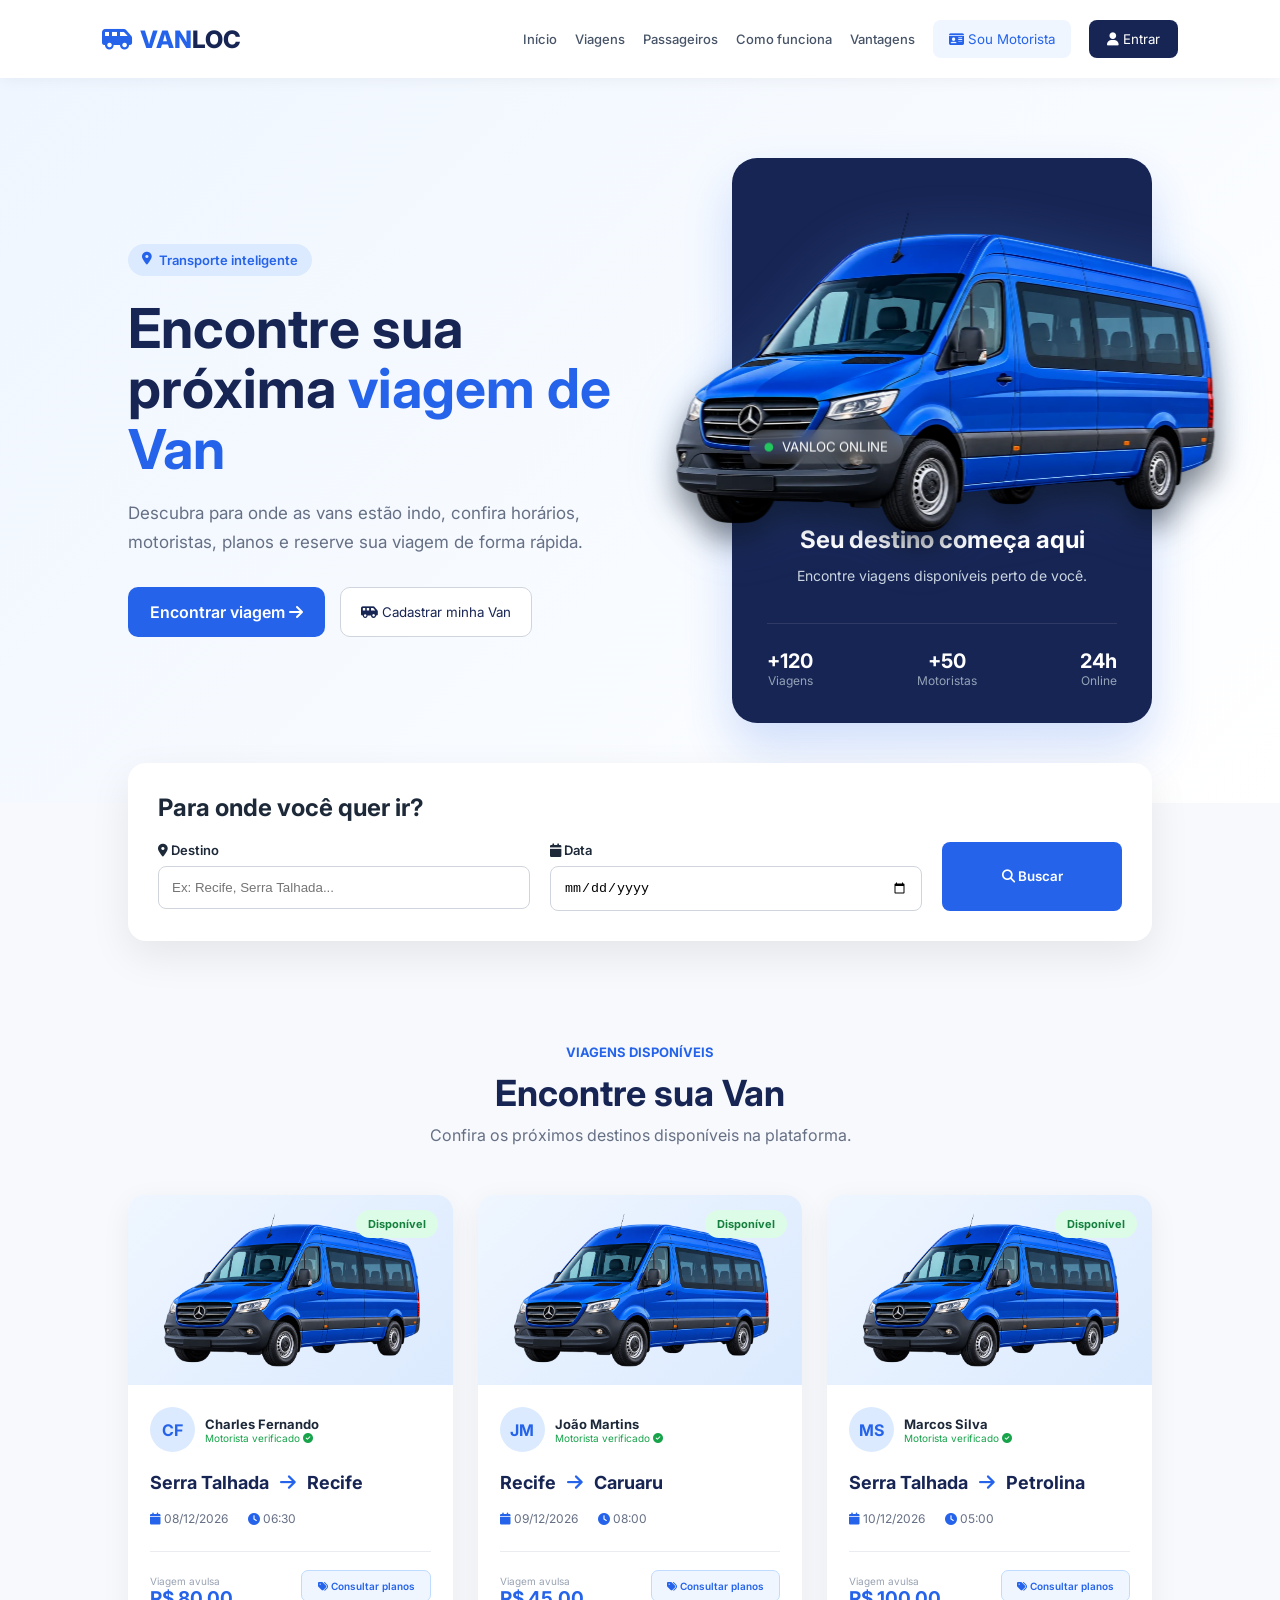
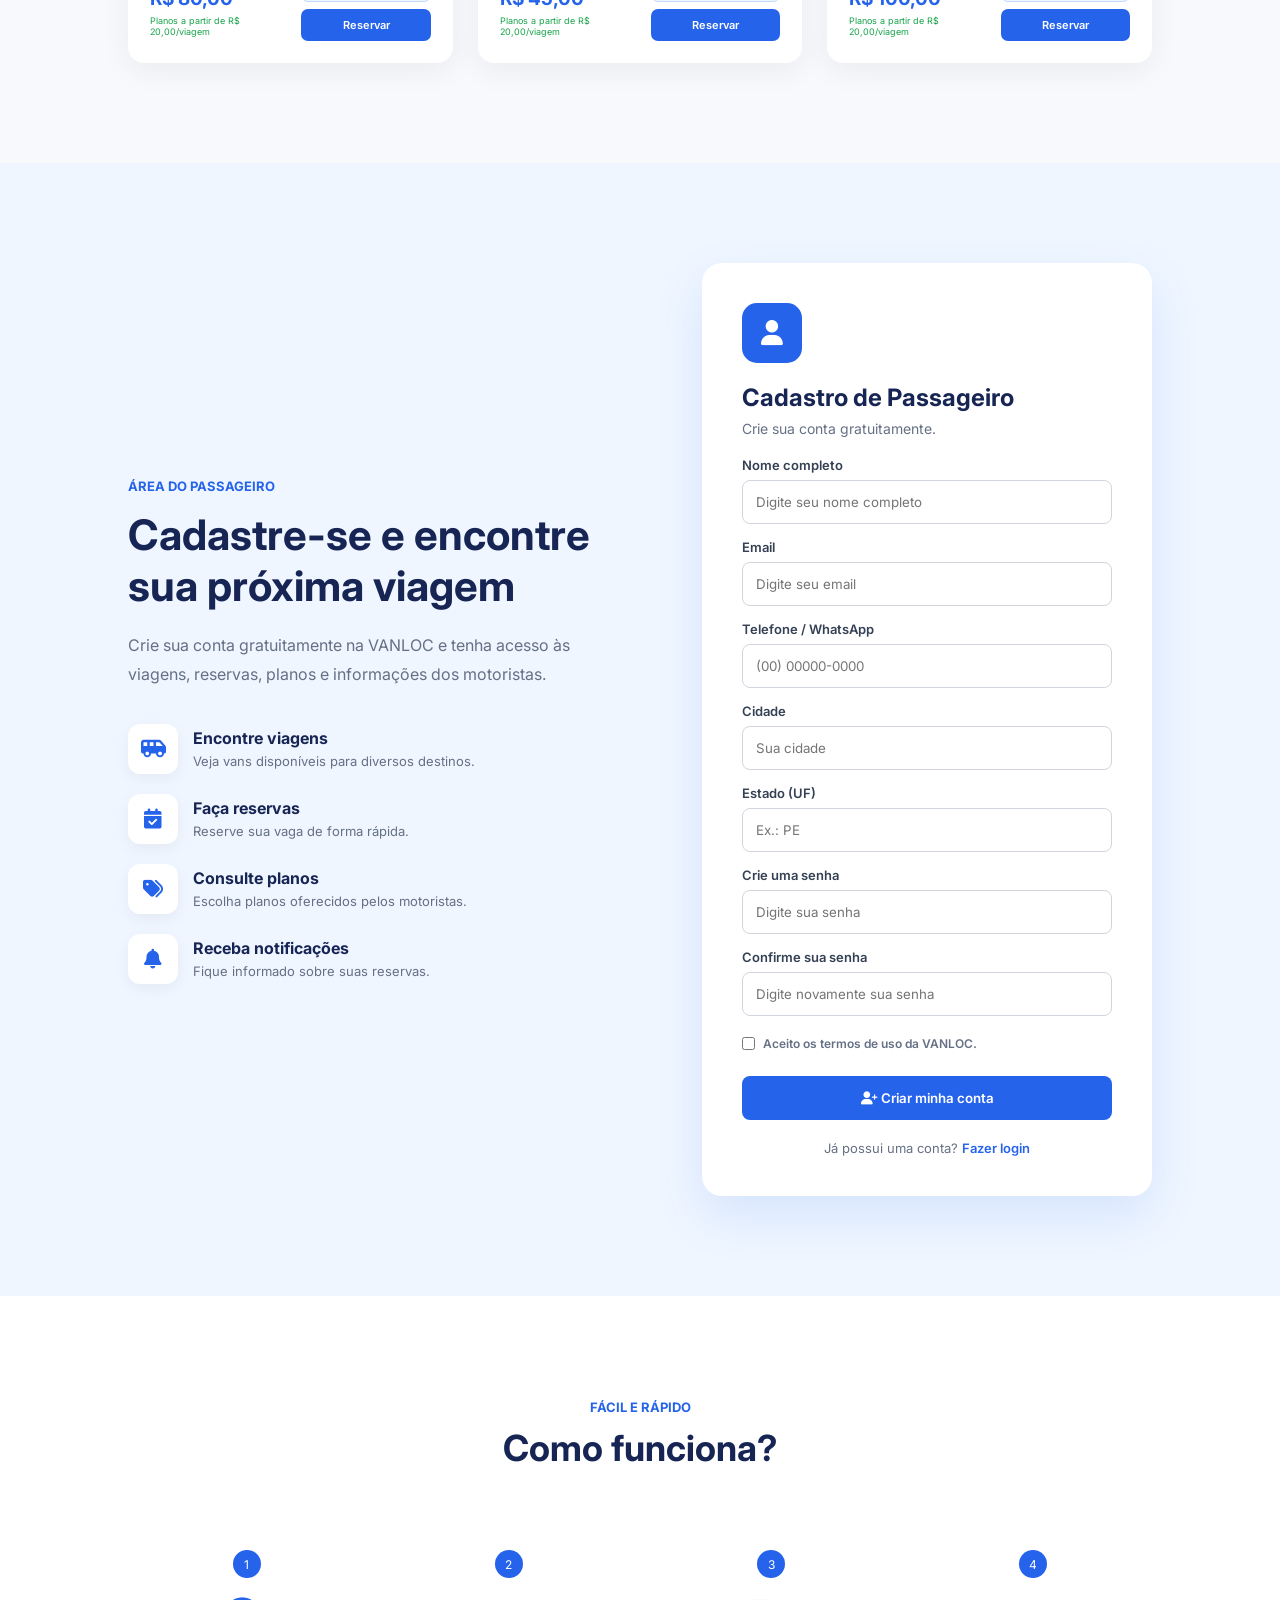
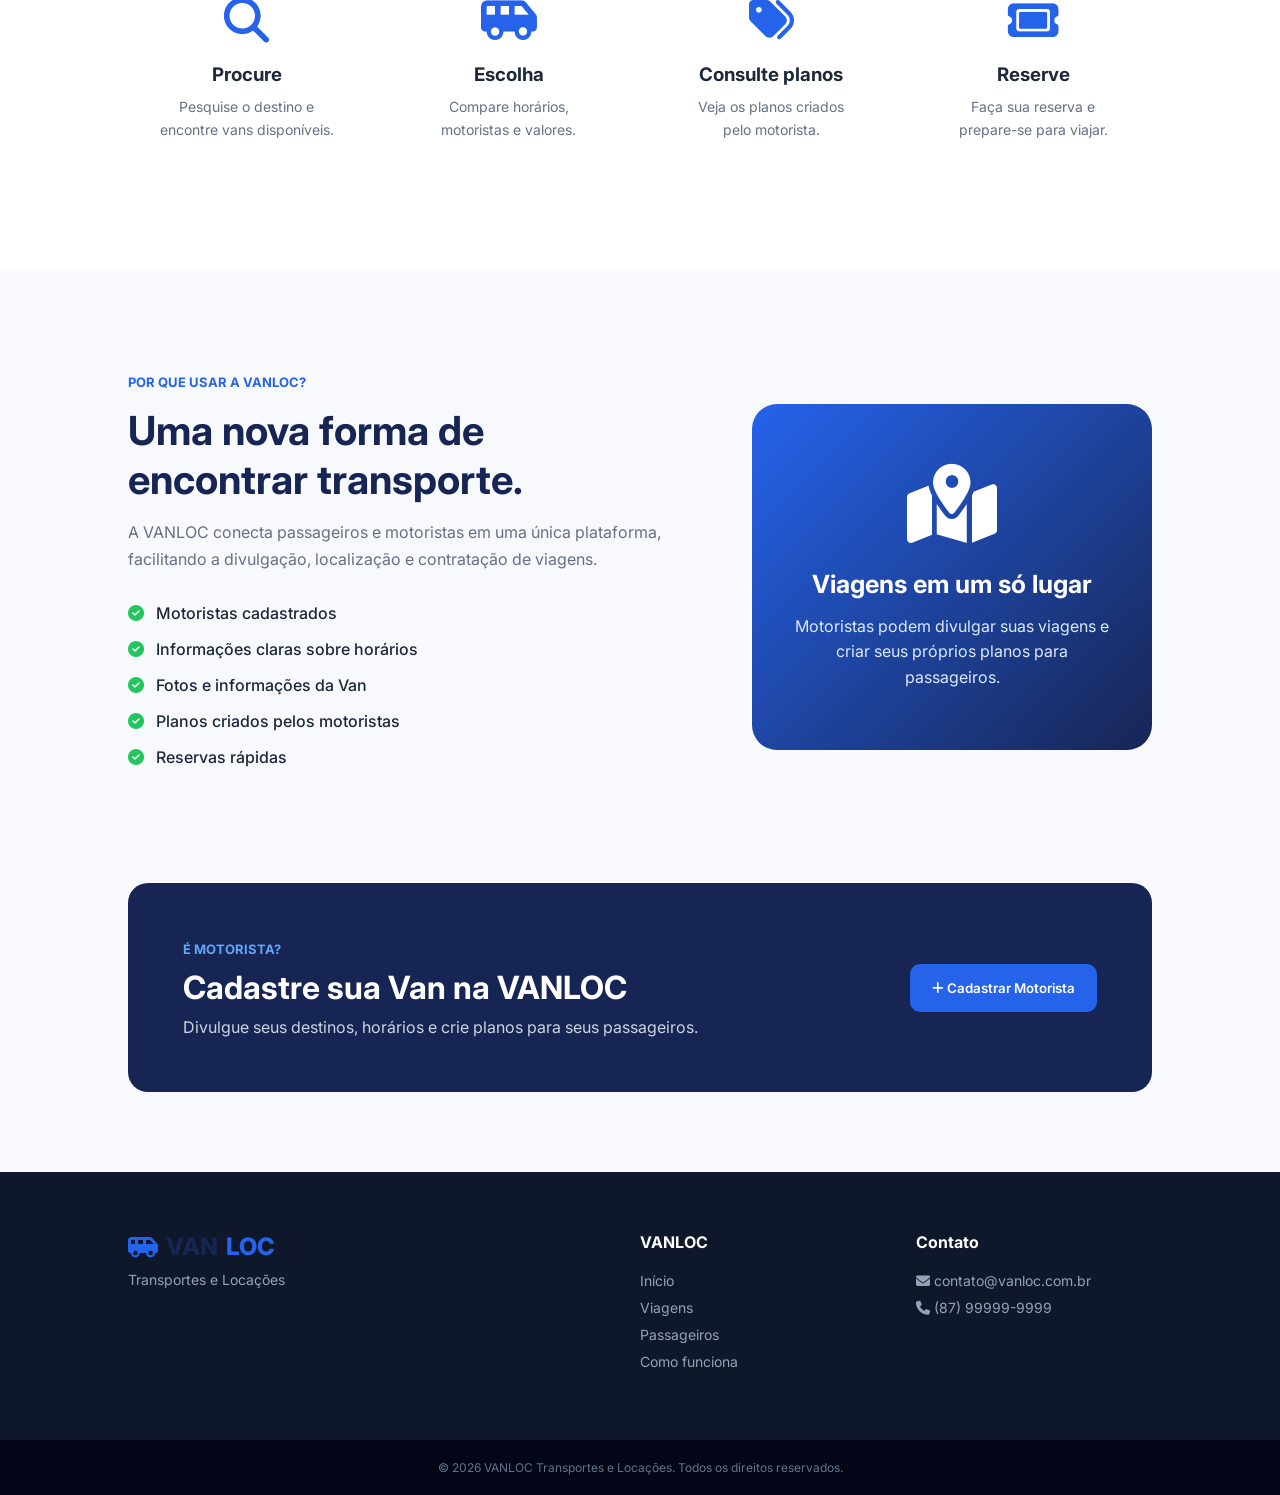
<file: index.html>
<!DOCTYPE html>
<html lang="pt-BR">

<head>

    <script type="text/javascript" data-cmp-ab="1" src="https://cdn.consentmanager.net/delivery/autoblocking/b77c737d12f1e.js" data-cmp-host="c.delivery.consentmanager.net" data-cmp-cdn="cdn.consentmanager.net" data-cmp-codesrc="16"></script>
    <!-- Google tag (gtag.js) -->
<script async src="https://www.googletagmanager.com/gtag/js?id=G-YBE41GVN37"></script>
<script>
  window.dataLayer = window.dataLayer || [];
  function gtag(){dataLayer.push(arguments);}
  gtag('js', new Date());

  gtag('config', 'G-YBE41GVN37');
</script>
    
    <meta charset="UTF-8">

    <meta name="viewport" content="width=device-width, initial-scale=1.0">

    <title>VANLOC | Transportes e Locações</title>
    <meta name="description" content="Encontre vans para o seu destino, compare horários e valores, consulte planos mensais e reserve sua vaga na VANLOC.">
    <meta name="theme-color" content="#2563eb">
    <meta property="og:title" content="VANLOC | Transportes e Locações">
    <meta property="og:description" content="Vans, horários e planos mensais de motoristas em um só lugar.">
    <meta property="og:type" content="website">

    <link rel="icon" href="favicon.ico" sizes="any">
    <link rel="icon" type="image/png" sizes="32x32" href="favicon-32.png">
    <link rel="icon" type="image/png" sizes="192x192" href="favicon-192.png">
    <link rel="apple-touch-icon" sizes="180x180" href="apple-touch-icon.png">
    <link rel="preconnect" href="https://fonts.googleapis.com">
    <link rel="preconnect" href="https://fonts.gstatic.com" crossorigin>
    <link rel="stylesheet" href="https://fonts.googleapis.com/css2?family=Inter:wght@400;500;600;700;800&display=swap">
    <link rel="stylesheet" href="style.css">

    <link
        rel="stylesheet"
        href="https://cdnjs.cloudflare.com/ajax/libs/font-awesome/6.5.2/css/all.min.css"
    >

</head>


<body>


<!-- =====================================================
HEADER
===================================================== -->

<header id="topo">

    <div class="logo">

        <i class="fa-solid fa-van-shuttle"></i>

        <span>VAN<span class="destaque">LOC</span></span>

    </div>


    <nav id="menuPrincipal" aria-label="Menu principal">

        <a href="#inicio">Início</a>

        <a href="#viagens">Viagens</a>

        <a href="#passageiro">Passageiros</a>

        <a href="#como-funciona">Como funciona</a>

        <a href="#vantagens">Vantagens</a>


        <button
            class="btn-motorista"
            onclick="abrirMotorista()"
        >

            <i class="fa-solid fa-id-card"></i>

            Sou Motorista

        </button>


        <button
            class="btn-login"
            id="botaoConta"
            onclick="abrirLogin()"
        >

            <i class="fa-solid fa-user"></i>

            Entrar

        </button>

    </nav>

    <button class="menu-toggle" id="menuToggle" type="button"
        aria-label="Abrir menu" aria-expanded="false" aria-controls="menuPrincipal">
        <i class="fa-solid fa-bars"></i>
    </button>

</header>



<!-- =====================================================
HERO
===================================================== -->

<section class="hero" id="inicio">


    <div class="hero-text">


        <span class="tag">

            <i class="fa-solid fa-location-dot"></i>

            Transporte inteligente

        </span>


        <h1>

            Encontre sua próxima

            <span>viagem de Van</span>

        </h1>


        <p>

            Descubra para onde as vans estão indo, confira horários,
            motoristas, planos e reserve sua viagem de forma rápida.

        </p>


        <div class="hero-buttons">


            <a
                href="#viagens"
                class="btn-principal"
            >

                Encontrar viagem

                <i class="fa-solid fa-arrow-right"></i>

            </a>


            <button
                class="btn-secundario"
                onclick="abrirMotorista()"
            >

                <i class="fa-solid fa-van-shuttle"></i>

                Cadastrar minha Van

            </button>


        </div>


    </div>



    <div class="hero-card" id="heroCard">


        <div class="van-stage">

            <div class="van-tilt" id="vanTilt">

                <span class="van-glow"></span>

                <span class="van-floor"></span>


                <div class="van-float">

                    <picture>
                        <source srcset="van.webp" type="image/webp">
                        <img
                            class="van-img"
                            src="van.png"
                            alt="Van azul da VANLOC"
                            width="1100"
                            height="644"
                            fetchpriority="high"
                            decoding="async"
                            draggable="false"
                        >
                    </picture>

                </div>


                <div class="status-online">

                    <span></span>

                    VANLOC ONLINE

                </div>

            </div>

        </div>


        <h3>

            Seu destino começa aqui

        </h3>


        <p>

            Encontre viagens disponíveis perto de você.

        </p>


        <div class="estatisticas">


            <div>

                <strong>+120</strong>

                <span>Viagens</span>

            </div>


            <div>

                <strong>+50</strong>

                <span>Motoristas</span>

            </div>


            <div>

                <strong>24h</strong>

                <span>Online</span>

            </div>


        </div>


    </div>


</section>



<!-- =====================================================
BUSCA
===================================================== -->

<section class="busca">


    <div class="busca-container">


        <h2>

            Para onde você quer ir?

        </h2>


        <div class="form-busca">


            <div class="campo">

                <label>

                    <i class="fa-solid fa-location-dot"></i>

                    Destino

                </label>


                <input
                    type="text"
                    id="buscaDestino"
                    placeholder="Ex: Recife, Serra Talhada..."
                >

            </div>


            <div class="campo">

                <label>

                    <i class="fa-solid fa-calendar"></i>

                    Data

                </label>


                <input
                    type="date"
                    id="buscaData"
                >

            </div>


            <button onclick="buscarViagem()">

                <i class="fa-solid fa-magnifying-glass"></i>

                Buscar

            </button>


        </div>


    </div>


</section>



<!-- =====================================================
VIAGENS
===================================================== -->

<section
    class="viagens"
    id="viagens"
>


    <div class="titulo-secao">

        <span>VIAGENS DISPONÍVEIS</span>

        <h2>Encontre sua Van</h2>

        <p>

            Confira os próximos destinos disponíveis na plataforma.

        </p>

    </div>



    <div
        class="viagens-grid"
        id="listaViagens"
    >


        <!-- =================================================
        VIAGEM 1
        ================================================= -->

        <div
            class="viagem-card"
            data-destino="recife"
            data-data="2026-09-15"
        >


            <div class="imagem-van">


                <img loading="lazy" decoding="async"
                    src="https://images.unsplash.com/photo-1544620347-c4fd4a3d5957?auto=format&fit=crop&w=800&q=80"
                    alt="Van de transporte"
                    onerror="this.onerror=null;this.src='van.png';this.classList.add('img-fallback')"
                >


                <span class="disponivel">

                    Disponível

                </span>


            </div>



            <div class="viagem-info">


                <div class="motorista-info">


                    <div class="avatar">

                        CF

                    </div>


                    <div>

                        <strong>

                            Charles Fernando

                        </strong>


                        <span>

                            Motorista verificado

                            <i class="fa-solid fa-circle-check"></i>

                        </span>

                    </div>


                </div>



                <h3>

                    Serra Talhada

                    <i class="fa-solid fa-arrow-right"></i>

                    Recife

                </h3>



                <div class="detalhes">


                    <span>

                        <i class="fa-solid fa-calendar"></i>

                        15/09/2026

                    </span>


                    <span>

                        <i class="fa-solid fa-clock"></i>

                        06:30

                    </span>


                </div>



                <div class="rodape-viagem">


                    <div class="preco">


                        <small>

                            Viagem avulsa

                        </small>


                        <strong>

                            R$ 80,00

                        </strong>


                        <small class="valor-minimo">

                            Planos a partir de R$ 20,00/viagem

                        </small>


                    </div>



                    <div class="botoes-viagem">


                        <button
                            class="btn-planos"
                            onclick="consultarPlanos('charles@vanloc.com')"
                        >

                            <i class="fa-solid fa-tags"></i>

                            Consultar planos

                        </button>


                        <button
                            class="btn-reservar"
                            onclick="reservar(
                                'Serra Talhada para Recife', this
                            )"
                        >

                            Reservar

                        </button>


                    </div>


                </div>


            </div>


        </div>



        <!-- =================================================
        VIAGEM 2
        ================================================= -->

        <div
            class="viagem-card"
            data-destino="caruaru"
            data-data="2026-09-16"
        >


            <div class="imagem-van">


                <img loading="lazy" decoding="async"
                    src="https://images.unsplash.com/photo-1516939884455-1445c8652f83?auto=format&fit=crop&w=800&q=80"
                    alt="Van de transporte"
                    onerror="this.onerror=null;this.src='van.png';this.classList.add('img-fallback')"
                >


                <span class="disponivel">

                    Disponível

                </span>


            </div>



            <div class="viagem-info">


                <div class="motorista-info">


                    <div class="avatar">

                        JM

                    </div>


                    <div>

                        <strong>

                            João Martins

                        </strong>


                        <span>

                            Motorista verificado

                            <i class="fa-solid fa-circle-check"></i>

                        </span>

                    </div>


                </div>



                <h3>

                    Recife

                    <i class="fa-solid fa-arrow-right"></i>

                    Caruaru

                </h3>



                <div class="detalhes">


                    <span>

                        <i class="fa-solid fa-calendar"></i>

                        16/09/2026

                    </span>


                    <span>

                        <i class="fa-solid fa-clock"></i>

                        08:00

                    </span>


                </div>



                <div class="rodape-viagem">


                    <div class="preco">


                        <small>

                            Viagem avulsa

                        </small>


                        <strong>

                            R$ 45,00

                        </strong>


                        <small class="valor-minimo">

                            Planos a partir de R$ 20,00/viagem

                        </small>


                    </div>



                    <div class="botoes-viagem">


                        <button
                            class="btn-planos"
                            onclick="consultarPlanos('joao@vanloc.com')"
                        >

                            <i class="fa-solid fa-tags"></i>

                            Consultar planos

                        </button>


                        <button
                            class="btn-reservar"
                            onclick="reservar(
                                'Recife para Caruaru', this
                            )"
                        >

                            Reservar

                        </button>


                    </div>


                </div>


            </div>


        </div>



        <!-- =================================================
        VIAGEM 3
        ================================================= -->

        <div
            class="viagem-card"
            data-destino="petrolina"
            data-data="2026-09-17"
        >


            <div class="imagem-van">


                <img loading="lazy" decoding="async"
                    src="https://images.unsplash.com/photo-1566576912321-d58ddd7a6088?auto=format&fit=crop&w=800&q=80"
                    alt="Van de transporte"
                    onerror="this.onerror=null;this.src='van.png';this.classList.add('img-fallback')"
                >


                <span class="disponivel">

                    Disponível

                </span>


            </div>



            <div class="viagem-info">


                <div class="motorista-info">


                    <div class="avatar">

                        MS

                    </div>


                    <div>

                        <strong>

                            Marcos Silva

                        </strong>


                        <span>

                            Motorista verificado

                            <i class="fa-solid fa-circle-check"></i>

                        </span>

                    </div>


                </div>



                <h3>

                    Serra Talhada

                    <i class="fa-solid fa-arrow-right"></i>

                    Petrolina

                </h3>



                <div class="detalhes">


                    <span>

                        <i class="fa-solid fa-calendar"></i>

                        17/09/2026

                    </span>


                    <span>

                        <i class="fa-solid fa-clock"></i>

                        05:00

                    </span>


                </div>



                <div class="rodape-viagem">


                    <div class="preco">


                        <small>

                            Viagem avulsa

                        </small>


                        <strong>

                            R$ 100,00

                        </strong>


                        <small class="valor-minimo">

                            Planos a partir de R$ 20,00/viagem

                        </small>


                    </div>



                    <div class="botoes-viagem">


                        <button
                            class="btn-planos"
                            onclick="consultarPlanos('marcos@vanloc.com')"
                        >

                            <i class="fa-solid fa-tags"></i>

                            Consultar planos

                        </button>


                        <button
                            class="btn-reservar"
                            onclick="reservar(
                                'Serra Talhada para Petrolina', this
                            )"
                        >

                            Reservar

                        </button>


                    </div>


                </div>


            </div>


        </div>


    </div>


</section>



<!-- =====================================================
PASSAGEIRO
===================================================== -->

<section
    class="passageiro"
    id="passageiro"
>


    <div class="passageiro-info">


        <span>

            ÁREA DO PASSAGEIRO

        </span>


        <h2>

            Cadastre-se e encontre
            sua próxima viagem

        </h2>


        <p>

            Crie sua conta gratuitamente na VANLOC e tenha acesso às viagens,
            reservas, planos e informações dos motoristas.

        </p>



        <div class="beneficios-passageiro">


            <div>

                <i class="fa-solid fa-van-shuttle"></i>

                <div>

                    <strong>

                        Encontre viagens

                    </strong>

                    <p>

                        Veja vans disponíveis para diversos destinos.

                    </p>

                </div>

            </div>



            <div>

                <i class="fa-solid fa-calendar-check"></i>

                <div>

                    <strong>

                        Faça reservas

                    </strong>

                    <p>

                        Reserve sua vaga de forma rápida.

                    </p>

                </div>

            </div>



            <div>

                <i class="fa-solid fa-tags"></i>

                <div>

                    <strong>

                        Consulte planos

                    </strong>

                    <p>

                        Escolha planos oferecidos pelos motoristas.

                    </p>

                </div>

            </div>



            <div>

                <i class="fa-solid fa-bell"></i>

                <div>

                    <strong>

                        Receba notificações

                    </strong>

                    <p>

                        Fique informado sobre suas reservas.

                    </p>

                </div>

            </div>


        </div>


    </div>



    <!-- CADASTRO -->


    <div class="card-cadastro-passageiro">


        <div class="icone-passageiro">

            <i class="fa-solid fa-user"></i>

        </div>


        <h2>

            Cadastro de Passageiro

        </h2>


        <p>

            Crie sua conta gratuitamente.

        </p>



        <form id="formCadastroPassageiro">


            <label>

                Nome completo

            </label>


            <input
                type="text"
                id="passageiroNome"
                placeholder="Digite seu nome completo"
                required
            >



            <label>

                Email

            </label>


            <input
                type="email"
                id="passageiroEmail"
                placeholder="Digite seu email"
                required
            >



            <label>

                Telefone / WhatsApp

            </label>


            <input
                type="tel"
                id="passageiroTelefone"
                placeholder="(00) 00000-0000"
                required
            >



            <label>

                Cidade

            </label>


            <input
                type="text"
                id="passageiroCidade"
                placeholder="Sua cidade"
                required
            >



            <label>

                Estado (UF)

            </label>


            <input
                type="text"
                id="passageiroEstado"
                placeholder="Ex.: PE"
                maxlength="2"
                required
            >



            <label>

                Crie uma senha

            </label>


            <input
                type="password"
                id="passageiroSenha"
                placeholder="Digite sua senha"
                required
            >



            <label>

                Confirme sua senha

            </label>


            <input
                type="password"
                id="passageiroConfirmarSenha"
                placeholder="Digite novamente sua senha"
                required
            >



            <div class="termos">


                <input
                    type="checkbox"
                    id="aceitarTermos"
                    required
                >


                <label for="aceitarTermos">

                    Aceito os termos de uso da VANLOC.

                </label>


            </div>



            <button
                type="submit"
                class="btn-passageiro"
            >

                <i class="fa-solid fa-user-plus"></i>

                Criar minha conta

            </button>



            <p class="login-passageiro">

                Já possui uma conta?

                <a
                    href="#"
                    onclick="abrirLogin()"
                >

                    Fazer login

                </a>

            </p>


        </form>


    </div>


</section>



<!-- =====================================================
COMO FUNCIONA
===================================================== -->

<section
    class="como-funciona"
    id="como-funciona"
>


    <div class="titulo-secao">

        <span>FÁCIL E RÁPIDO</span>

        <h2>

            Como funciona?

        </h2>

    </div>



    <div class="passos">


        <div class="passo">

            <div class="numero">1</div>

            <i class="fa-solid fa-magnifying-glass"></i>

            <h3>Procure</h3>

            <p>

                Pesquise o destino e encontre vans disponíveis.

            </p>

        </div>



        <div class="passo">

            <div class="numero">2</div>

            <i class="fa-solid fa-van-shuttle"></i>

            <h3>Escolha</h3>

            <p>

                Compare horários, motoristas e valores.

            </p>

        </div>



        <div class="passo">

            <div class="numero">3</div>

            <i class="fa-solid fa-tags"></i>

            <h3>Consulte planos</h3>

            <p>

                Veja os planos criados pelo motorista.

            </p>

        </div>



        <div class="passo">

            <div class="numero">4</div>

            <i class="fa-solid fa-ticket"></i>

            <h3>Reserve</h3>

            <p>

                Faça sua reserva e prepare-se para viajar.

            </p>

        </div>


    </div>


</section>



<!-- =====================================================
VANTAGENS
===================================================== -->

<section
    class="vantagens"
    id="vantagens"
>


    <div class="vantagens-texto">


        <span>

            POR QUE USAR A VANLOC?

        </span>


        <h2>

            Uma nova forma de encontrar
            transporte.

        </h2>


        <p>

            A VANLOC conecta passageiros e motoristas em uma única
            plataforma, facilitando a divulgação, localização e contratação
            de viagens.

        </p>



        <ul>


            <li>

                <i class="fa-solid fa-circle-check"></i>

                Motoristas cadastrados

            </li>


            <li>

                <i class="fa-solid fa-circle-check"></i>

                Informações claras sobre horários

            </li>


            <li>

                <i class="fa-solid fa-circle-check"></i>

                Fotos e informações da Van

            </li>


            <li>

                <i class="fa-solid fa-circle-check"></i>

                Planos criados pelos motoristas

            </li>


            <li>

                <i class="fa-solid fa-circle-check"></i>

                Reservas rápidas

            </li>


        </ul>


    </div>



    <div class="vantagens-card">


        <i class="fa-solid fa-map-location-dot"></i>


        <h3>

            Viagens em um só lugar

        </h3>


        <p>

            Motoristas podem divulgar suas viagens e criar seus próprios
            planos para passageiros.

        </p>


    </div>


</section>



<!-- =====================================================
BANNER MOTORISTA
===================================================== -->

<section class="motorista-banner">


    <div>


        <span>

            É MOTORISTA?

        </span>


        <h2>

            Cadastre sua Van na VANLOC

        </h2>


        <p>

            Divulgue seus destinos, horários e crie planos para seus passageiros.

        </p>


    </div>


    <button onclick="abrirMotorista()">

        <i class="fa-solid fa-plus"></i>

        Cadastrar Motorista

    </button>


</section>



<!-- =====================================================
FOOTER
===================================================== -->

<footer>


    <div class="footer-logo">


        <div class="logo">

            <i class="fa-solid fa-van-shuttle"></i>

            VAN<span>LOC</span>

        </div>


        <p>

            Transportes e Locações

        </p>


    </div>



    <div>

        <h4>VANLOC</h4>

        <a href="#inicio">Início</a>

        <a href="#viagens">Viagens</a>

        <a href="#passageiro">Passageiros</a>

        <a href="#como-funciona">Como funciona</a>

    </div>



    <div>

        <h4>Contato</h4>


        <p>

            <i class="fa-solid fa-envelope"></i>

            contato@vanloc.com.br

        </p>


        <p>

            <i class="fa-solid fa-phone"></i>

            (87) 99999-9999

        </p>

    </div>


</footer>



<div class="copyright">

    © 2026 VANLOC Transportes e Locações.

    Todos os direitos reservados.

</div>



<!-- =====================================================
MODAL LOGIN
===================================================== -->

<div
    class="modal"
    id="modalLogin"
>


    <div class="modal-content">


        <button
            class="fechar"
            onclick="fecharLogin(true)"
        >

            &times;

        </button>


        <div class="modal-logo">


            <i class="fa-solid fa-van-shuttle"></i>


            <h2>

                VANLOC

            </h2>


            <p>

                Acesse sua conta de passageiro

            </p>


        </div>



        <p
            id="avisoLoginReserva"
            class="subtitulo"
            role="status"
            style="display:none"
        >
            Para reservar, faça login. Se ainda não tem cadastro, use o link abaixo para criar sua conta de passageiro.
        </p>



        <form id="formLogin">


            <label>Email</label>


            <input
                type="email"
                id="emailLogin"
                placeholder="Digite seu email"
                autocomplete="email"
                required
            >



            <label>Senha</label>


            <input
                type="password"
                id="senhaLogin"
                placeholder="Digite sua senha"
                autocomplete="current-password"
                required
            >



            <button type="submit">

                Entrar

            </button>



            <p class="criar-conta">

                Ainda não possui uma conta?

                <a
                    href="#passageiro"
                    onclick="irParaCadastroPassageiro(event)"
                >

                    Criar conta

                </a>

            </p>


        </form>


    </div>


</div>



<!-- =====================================================
MODAL MOTORISTA
===================================================== -->

<div
    class="modal"
    id="modalMotorista"
>


    <div class="modal-content modal-grande">


        <button
            class="fechar"
            onclick="fecharMotorista()"
        >

            &times;

        </button>


        <h2>

            Cadastro de Motorista

        </h2>


        <p class="subtitulo">

            Cadastre suas informações, sua Van e sua viagem.

        </p>



        <form id="formMotorista">


            <h3>

                <i class="fa-solid fa-user"></i>

                Informações Pessoais

            </h3>



            <div class="form-grid">


                <div>

                    <label>Nome completo</label>

                    <input
                        type="text"
                        id="nomeMotorista"
                        required
                    >

                </div>


                <div>

                    <label>Telefone</label>

                    <input
                        type="tel"
                        id="telefoneMotorista"
                        required
                    >

                </div>


                <div>

                    <label>Email</label>

                    <input
                        type="email"
                        id="emailMotorista"
                        required
                    >

                </div>


                <div>

                    <label>CPF</label>

                    <input
                        type="text"
                        id="cpfMotorista"
                        required
                    >

                </div>


            </div>



            <h3>

                <i class="fa-solid fa-van-shuttle"></i>

                Informações da Van

            </h3>



            <div class="form-grid">


                <div>

                    <label>Marca / Modelo</label>

                    <input
                        type="text"
                        id="modeloVan"
                        placeholder="Ex: Renault Master"
                        required
                    >

                </div>


                <div>

                    <label>Placa</label>

                    <input
                        type="text"
                        id="placaVan"
                        required
                    >

                </div>


                <div>

                    <label>
                        Quantidade de passageiros
                    </label>

                    <input
                        type="number"
                        id="lugaresVan"
                        min="1"
                        required
                    >

                </div>


                <div>

                    <label>Foto da Van</label>

                    <input
                        type="file"
                        id="fotoVan"
                        accept="image/*"
                    >

                </div>


            </div>



            <h3>

                <i class="fa-solid fa-route"></i>

                Informações da Viagem

            </h3>



            <div class="form-grid">


                <div>

                    <label>Origem</label>

                    <input
                        type="text"
                        id="origem"
                        required
                    >

                </div>


                <div>

                    <label>Destino</label>

                    <input
                        type="text"
                        id="destino"
                        required
                    >

                </div>


                <div>

                    <label>Data da viagem</label>

                    <input
                        type="date"
                        id="dataViagem"
                        required
                    >

                </div>


                <div>

                    <label>Horário</label>

                    <input
                        type="time"
                        id="horarioViagem"
                        required
                    >

                </div>


                <div>

                    <label>
                        Valor da viagem avulsa
                    </label>

                    <input
                        type="number"
                        id="valorViagem"
                        min="0"
                        step="0.01"
                        placeholder="Ex: 80.00"
                        required
                    >

                </div>


                <div>

                    <label>
                        Vagas disponíveis
                    </label>

                    <input
                        type="number"
                        id="vagasViagem"
                        min="1"
                        required
                    >

                </div>


            </div>



            <!-- =================================================
            AVISO PAINEL DO MOTORISTA
            ================================================= -->

            <div class="aviso-painel-motorista">

                <i class="fa-solid fa-circle-info"></i>

                <p>

                    Depois de cadastrar sua viagem, você será
                    levado ao seu <strong>Painel do Motorista</strong>,
                    onde poderá acompanhar seus números e criar
                    até 3 planos mensais para seus passageiros.

                </p>

            </div>



            <button
                type="submit"
                class="btn-cadastro"
            >

                <i class="fa-solid fa-check"></i>

                Cadastrar e ir para o Painel

            </button>


        </form>


    </div>


</div>



<!-- =====================================================
MODAL PLANOS
===================================================== -->

<div
    class="modal"
    id="modalPlanos"
>


    <div class="modal-content modal-planos">


        <button
            class="fechar"
            onclick="fecharPlanos()"
        >

            &times;

        </button>



        <div class="cabecalho-planos">


            <span>

                <i class="fa-solid fa-tags"></i>

                PLANOS DE VIAGEM

            </span>


            <h2 id="tituloPlanos">

                Planos disponíveis

            </h2>


            <p id="subtituloPlanos">

                Escolha o plano ideal para suas viagens.

            </p>


        </div>



        <div
            class="planos-grid"
            id="listaPlanos"
        >


            <!-- PLANO BÁSICO -->


            <div class="plano-card">


                <div class="plano-titulo">


                    <i class="fa-solid fa-ticket"></i>


                    <h3>

                        Plano Básico

                    </h3>


                </div>



                <p class="descricao-plano">

                    Ideal para quem realiza viagens ocasionalmente.

                </p>



                <div class="preco-plano">


                    <small>

                        A partir de

                    </small>


                    <strong>

                        R$ 20,00

                    </strong>


                    <span>

                        por viagem

                    </span>


                </div>



                <ul>


                    <li>

                        <i class="fa-solid fa-check"></i>

                        Até 4 viagens

                    </li>


                    <li>

                        <i class="fa-solid fa-check"></i>

                        Reserva antecipada

                    </li>


                    <li>

                        <i class="fa-solid fa-check"></i>

                        Suporte pela VANLOC

                    </li>


                </ul>



                <button
                    onclick="assinarPlano('Plano Básico')"
                >

                    Assinar plano

                </button>


            </div>



            <!-- PLANO FREQUENTE -->


            <div
                class="plano-card plano-destaque"
            >


                <div class="mais-escolhido">

                    MAIS ESCOLHIDO

                </div>



                <div class="plano-titulo">


                    <i class="fa-solid fa-star"></i>


                    <h3>

                        Plano Frequente

                    </h3>


                </div>



                <p class="descricao-plano">

                    Para passageiros que viajam com frequência.

                </p>



                <div class="preco-plano">


                    <small>

                        A partir de

                    </small>


                    <strong>

                        R$ 25,00

                    </strong>


                    <span>

                        por viagem

                    </span>


                </div>



                <ul>


                    <li>

                        <i class="fa-solid fa-check"></i>

                        Até 10 viagens

                    </li>


                    <li>

                        <i class="fa-solid fa-check"></i>

                        Prioridade nas reservas

                    </li>


                    <li>

                        <i class="fa-solid fa-check"></i>

                        Desconto nas viagens

                    </li>


                    <li>

                        <i class="fa-solid fa-check"></i>

                        Atendimento prioritário

                    </li>


                </ul>



                <button
                    onclick="assinarPlano('Plano Frequente')"
                >

                    Assinar plano

                </button>


            </div>



            <!-- PLANO PREMIUM -->


            <div class="plano-card">


                <div class="plano-titulo">


                    <i class="fa-solid fa-crown"></i>


                    <h3>

                        Plano Premium

                    </h3>


                </div>



                <p class="descricao-plano">

                    Para quem precisa viajar sempre.

                </p>



                <div class="preco-plano">


                    <small>

                        A partir de

                    </small>


                    <strong>

                        R$ 30,00

                    </strong>


                    <span>

                        por viagem

                    </span>


                </div>



                <ul>


                    <li>

                        <i class="fa-solid fa-check"></i>

                        Mais de 10 viagens

                    </li>


                    <li>

                        <i class="fa-solid fa-check"></i>

                        Prioridade máxima

                    </li>


                    <li>

                        <i class="fa-solid fa-check"></i>

                        Descontos especiais

                    </li>


                    <li>

                        <i class="fa-solid fa-check"></i>

                        Benefícios exclusivos

                    </li>


                </ul>



                <button
                    onclick="assinarPlano('Plano Premium')"
                >

                    Assinar plano

                </button>


            </div>


        </div>



        <div class="info-planos">


            <i class="fa-solid fa-circle-info"></i>


            Os planos são criados pelos próprios motoristas no
            Painel do Motorista. Os valores e vantagens podem
            variar conforme cada motorista.


            <strong>

                Valor mínimo permitido: R$ 20,00 por viagem.

            </strong>


        </div>


    </div>


</div>



<!-- =====================================================
MODAL RESERVA
===================================================== -->

<div
    class="modal"
    id="modalReserva"
>


    <div class="modal-content">


        <button
            class="fechar"
            onclick="fecharReserva()"
        >

            &times;

        </button>


        <h2>

            Reservar Viagem

        </h2>


        <p
            id="viagemSelecionada"
            class="subtitulo"
        ></p>



        <form id="formReserva">


            <label>

                Nome completo

            </label>


            <input
                type="text"
                id="campoNomeReserva"
                required
            >



            <label>

                Telefone

            </label>


            <input
                type="tel"
                id="campoTelefoneReserva"
                required
            >



            <label>

                Quantidade de passageiros

            </label>


            <input
                type="number"
                id="campoQuantidadeReserva"
                min="1"
                value="1"
                required
            >



            <button type="submit">

                Confirmar Reserva

            </button>


        </form>


    </div>


</div>



<!-- =====================================================
NOTIFICAÇÃO
===================================================== -->

<div
    id="notificacao"
    class="notificacao"
>


    <i class="fa-solid fa-circle-check"></i>


    <span id="mensagemNotificacao"></span>


</div>



<script src="script.js"></script>


</body>

</html>
</file>
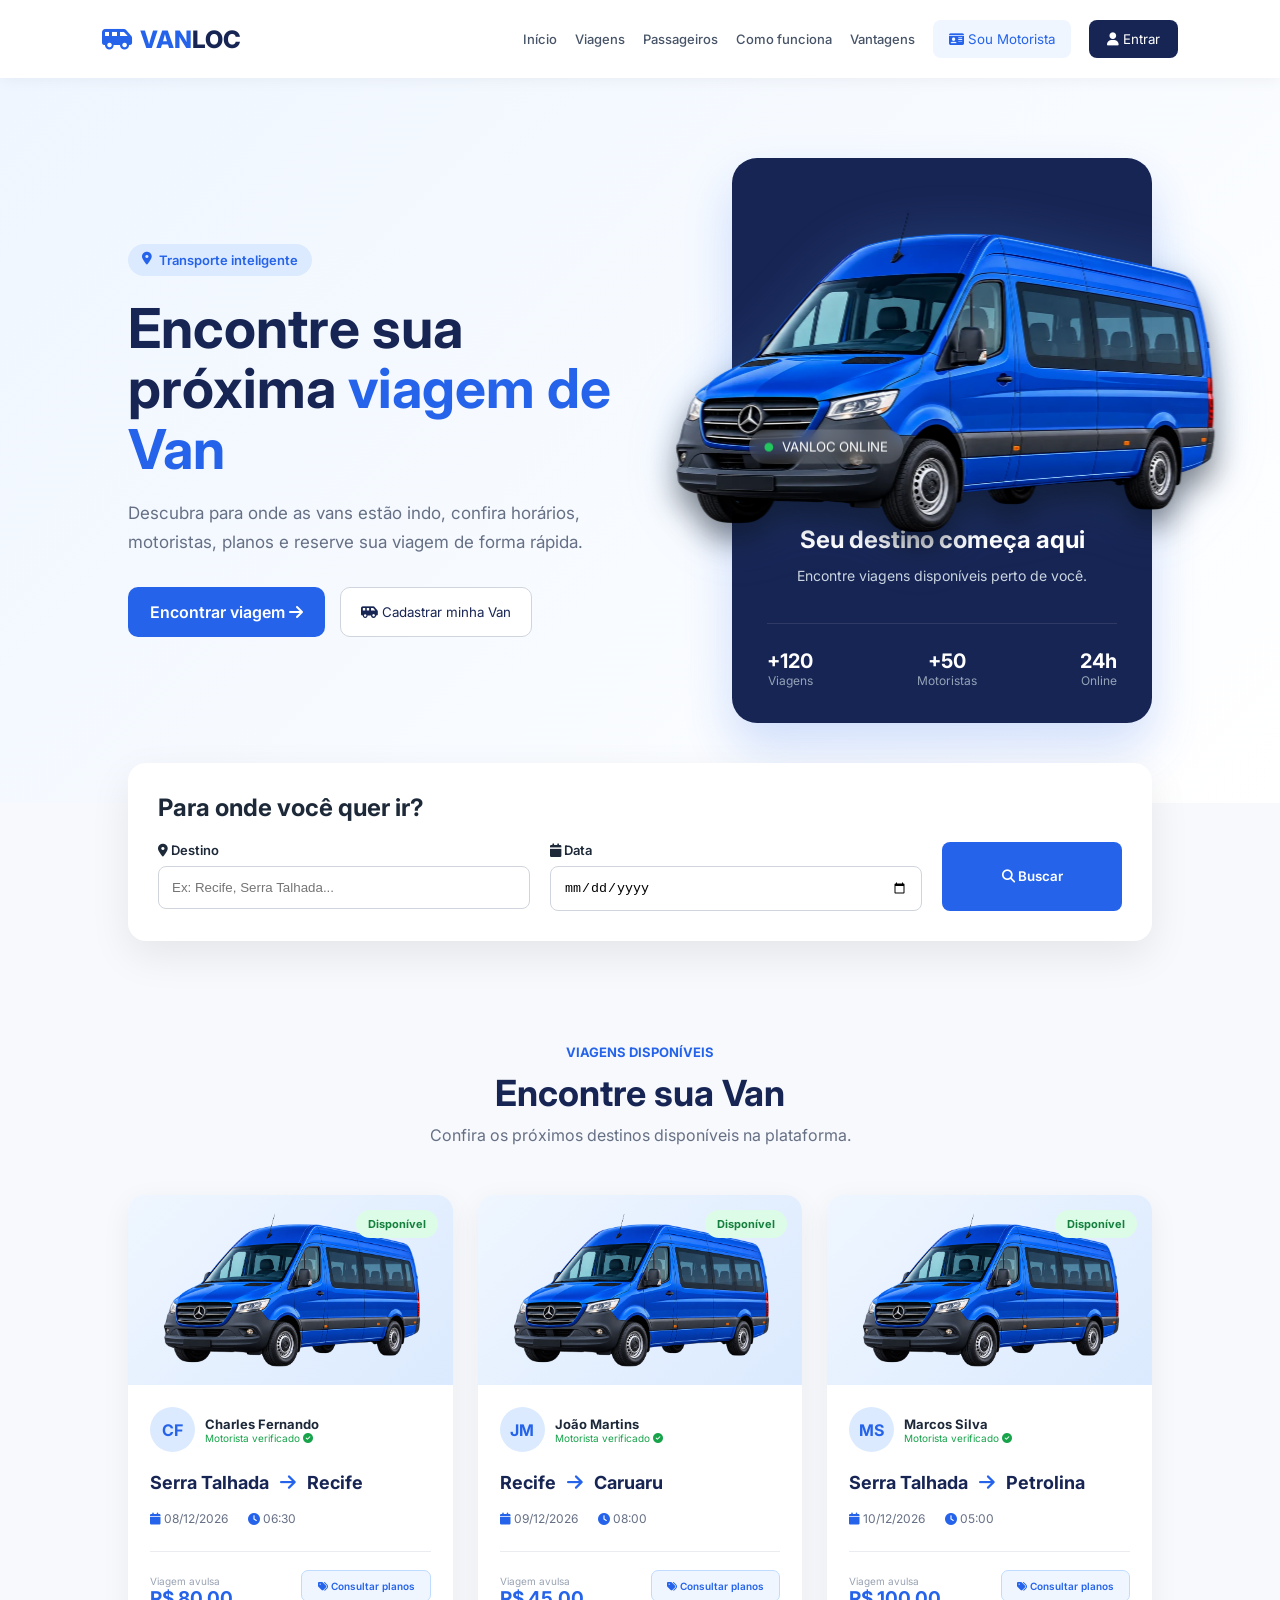
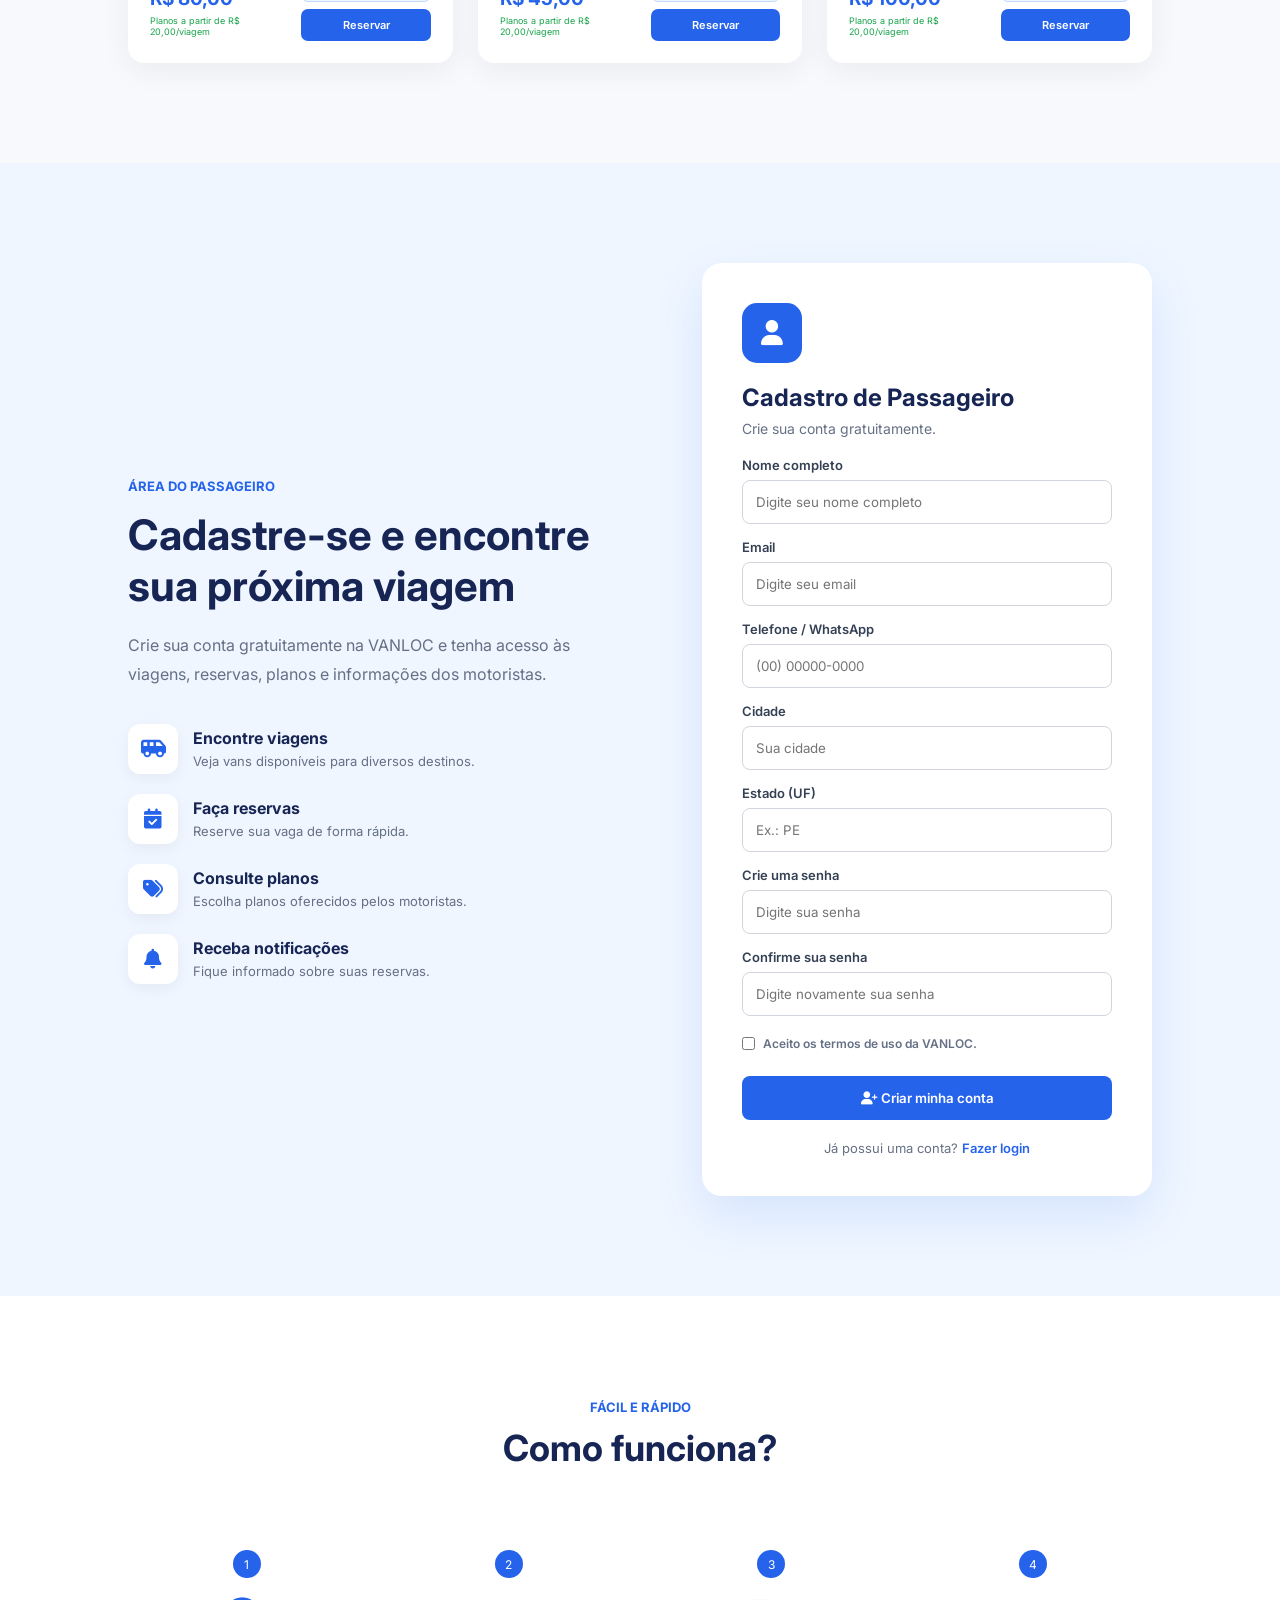
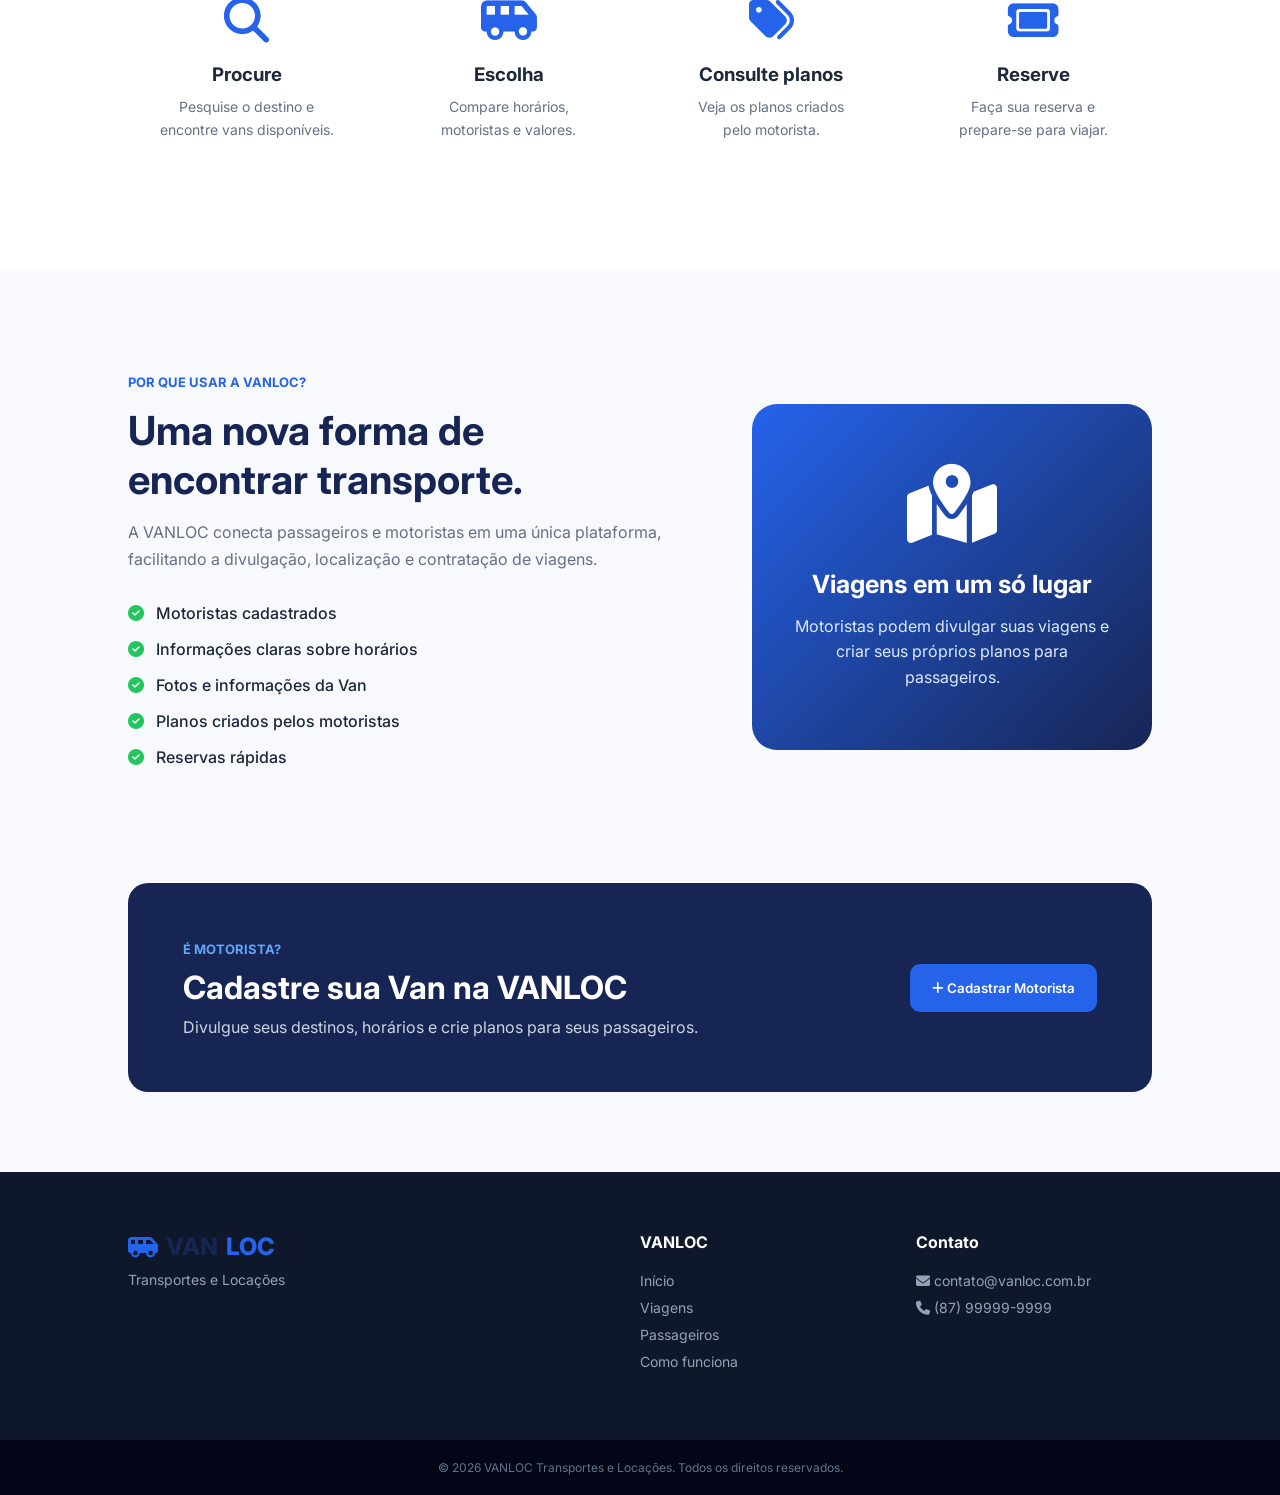
<file: dashboard-passageiro.html>
<!DOCTYPE html>
<html lang="pt-BR">
<head>
<meta charset="UTF-8">
<meta name="viewport" content="width=device-width, initial-scale=1.0">
<meta name="robots" content="noindex">
<title>Minha Conta | VANLOC</title>
    <link rel="icon" href="favicon.ico" sizes="any">
    <link rel="icon" type="image/png" sizes="32x32" href="favicon-32.png">
    <link rel="icon" type="image/png" sizes="192x192" href="favicon-192.png">
    <link rel="apple-touch-icon" sizes="180x180" href="apple-touch-icon.png">

<link rel="preconnect" href="https://fonts.googleapis.com">
<link rel="preconnect" href="https://fonts.gstatic.com" crossorigin>
<link rel="stylesheet" href="https://fonts.googleapis.com/css2?family=Inter:wght@400;500;600;700;800&display=swap">
<link rel="stylesheet" href="style.css">
<link rel="stylesheet" href="dashboard-passageiro.css">
<link rel="stylesheet" href="https://cdnjs.cloudflare.com/ajax/libs/font-awesome/6.5.2/css/all.min.css">
</head>
<body class="dashboard-passageiro">
<div class="dp-shell">
    <aside class="dp-sidebar">
        <div class="dp-logo"><i class="fa-solid fa-van-shuttle"></i> VAN<span>LOC</span></div>
        <div class="dp-caption">Área do Passageiro</div>
        <nav class="dp-nav">
            <button class="ativo" data-aba="inicio" onclick="dpMostrarAba('inicio')"><i class="fa-solid fa-house"></i> Visão geral</button>
            <button data-aba="perfil" onclick="dpMostrarAba('perfil')"><i class="fa-solid fa-user"></i> Meu perfil</button>
            <button data-aba="reservas" onclick="dpMostrarAba('reservas')"><i class="fa-solid fa-ticket"></i> Minhas reservas</button>
            <button data-aba="favoritos" onclick="dpMostrarAba('favoritos')"><i class="fa-solid fa-heart"></i> Favoritos</button>
            <button data-aba="notificacoes" onclick="dpMostrarAba('notificacoes')"><i class="fa-solid fa-bell"></i> Notificações</button>
        </nav>
        <div class="dp-side-footer">
            <a href="index.html"><i class="fa-solid fa-arrow-left"></i> Voltar ao site</a>
            <button onclick="dpSair()"><i class="fa-solid fa-right-from-bracket"></i> Sair</button>
        </div>
    </aside>

    <main class="dp-main">
        <header class="dp-topbar">
            <div>
                <strong id="dpTituloTopo">Minha conta</strong>
                <div style="color:#667085;font-size:13px;margin-top:3px">Gerencie seu perfil e suas viagens.</div>
            </div>
            <div class="dp-user-mini" id="dpUserMini"></div>
        </header>

        <div class="dp-content">
            <section id="dpAbaInicio" class="dp-aba ativa">
                <h1 id="dpSaudacao">Olá!</h1>
                <p class="dp-subtitle">Confira sua conta e encontre sua próxima viagem.</p>
                <div class="dp-stats">
                    <div class="dp-stat"><i class="fa-solid fa-ticket"></i><div><strong id="dpStatReservas">0</strong><span>Reservas</span></div></div>
                    <div class="dp-stat"><i class="fa-solid fa-heart"></i><div><strong id="dpStatFavoritos">0</strong><span>Favoritos</span></div></div>
                    <div class="dp-stat"><i class="fa-solid fa-location-dot"></i><div><strong id="dpStatLocalidade">—</strong><span>Localidade</span></div></div>
                </div>
                <div class="dp-card">
                    <h2>Seu perfil</h2>
                    <div id="dpResumoPerfil"></div>
                </div>
                <div class="dp-card">
                    <h2>Próximas viagens</h2>
                    <div id="dpProximasViagens" class="dp-empty">Você ainda não possui reservas registradas.</div>
                </div>
            </section>

            <section id="dpAbaPerfil" class="dp-aba">
                <h1>Meu perfil</h1>
                <p class="dp-subtitle">Atualize sua foto, seus dados e sua localidade.</p>
                <form id="dpFormPerfil" class="dp-card">
                    <div class="dp-profile-grid">
                        <div class="dp-photo-box">
                            <div id="dpFotoPreview" class="dp-photo-preview"></div>
                            <label class="dp-photo-label"><i class="fa-solid fa-camera"></i> Alterar foto<input id="dpFotoInput" type="file" accept="image/*"></label>
                            <p style="font-size:12px;color:#667085;margin-top:10px">A imagem fica salva no seu navegador neste MVP.</p>
                        </div>
                        <div class="dp-form-grid">
                            <div class="dp-field"><label for="dpNome">Nome completo</label><input id="dpNome" required></div>
                            <div class="dp-field"><label for="dpEmail">Email</label><input id="dpEmail" type="email" readonly></div>
                            <div class="dp-field"><label for="dpTelefone">Telefone / WhatsApp</label><input id="dpTelefone"></div>
                            <div class="dp-field"><label for="dpCidade">Cidade</label><input id="dpCidade"></div>
                            <div class="dp-field"><label for="dpEstado">Estado (UF)</label><input id="dpEstado" maxlength="2"></div>
                            <div class="dp-field full"><label for="dpBio">Sobre você</label><textarea id="dpBio" placeholder="Conte um pouco sobre você (opcional)"></textarea></div>
                        </div>
                    </div>
                    <div class="dp-actions"><button type="button" class="dp-btn secondary" onclick="dpRemoverFoto()">Remover foto</button><button class="dp-btn" type="submit"><i class="fa-solid fa-floppy-disk"></i> Salvar alterações</button></div>
                </form>
            </section>

            <section id="dpAbaReservas" class="dp-aba">
                <h1>Minhas reservas</h1>
                <p class="dp-subtitle">Acompanhe as viagens que você reservou.</p>
                <div class="dp-card" id="dpListaReservas"></div>
            </section>

            <section id="dpAbaFavoritos" class="dp-aba">
                <h1>Favoritos</h1>
                <p class="dp-subtitle">Motoristas e rotas que você pretende acompanhar.</p>
                <div class="dp-card"><div class="dp-empty">Nenhum motorista ou viagem favoritado ainda.</div></div>
            </section>

            <section id="dpAbaNotificacoes" class="dp-aba">
                <h1>Notificações</h1>
                <p class="dp-subtitle">Avisos importantes da sua conta.</p>
                <div class="dp-card"><div class="dp-empty">Você não possui novas notificações.</div></div>
            </section>
        </div>
    </main>
</div>
<script src="script.js"></script>
<script src="dashboard-passageiro.js"></script>
</body>
</html>
</file>
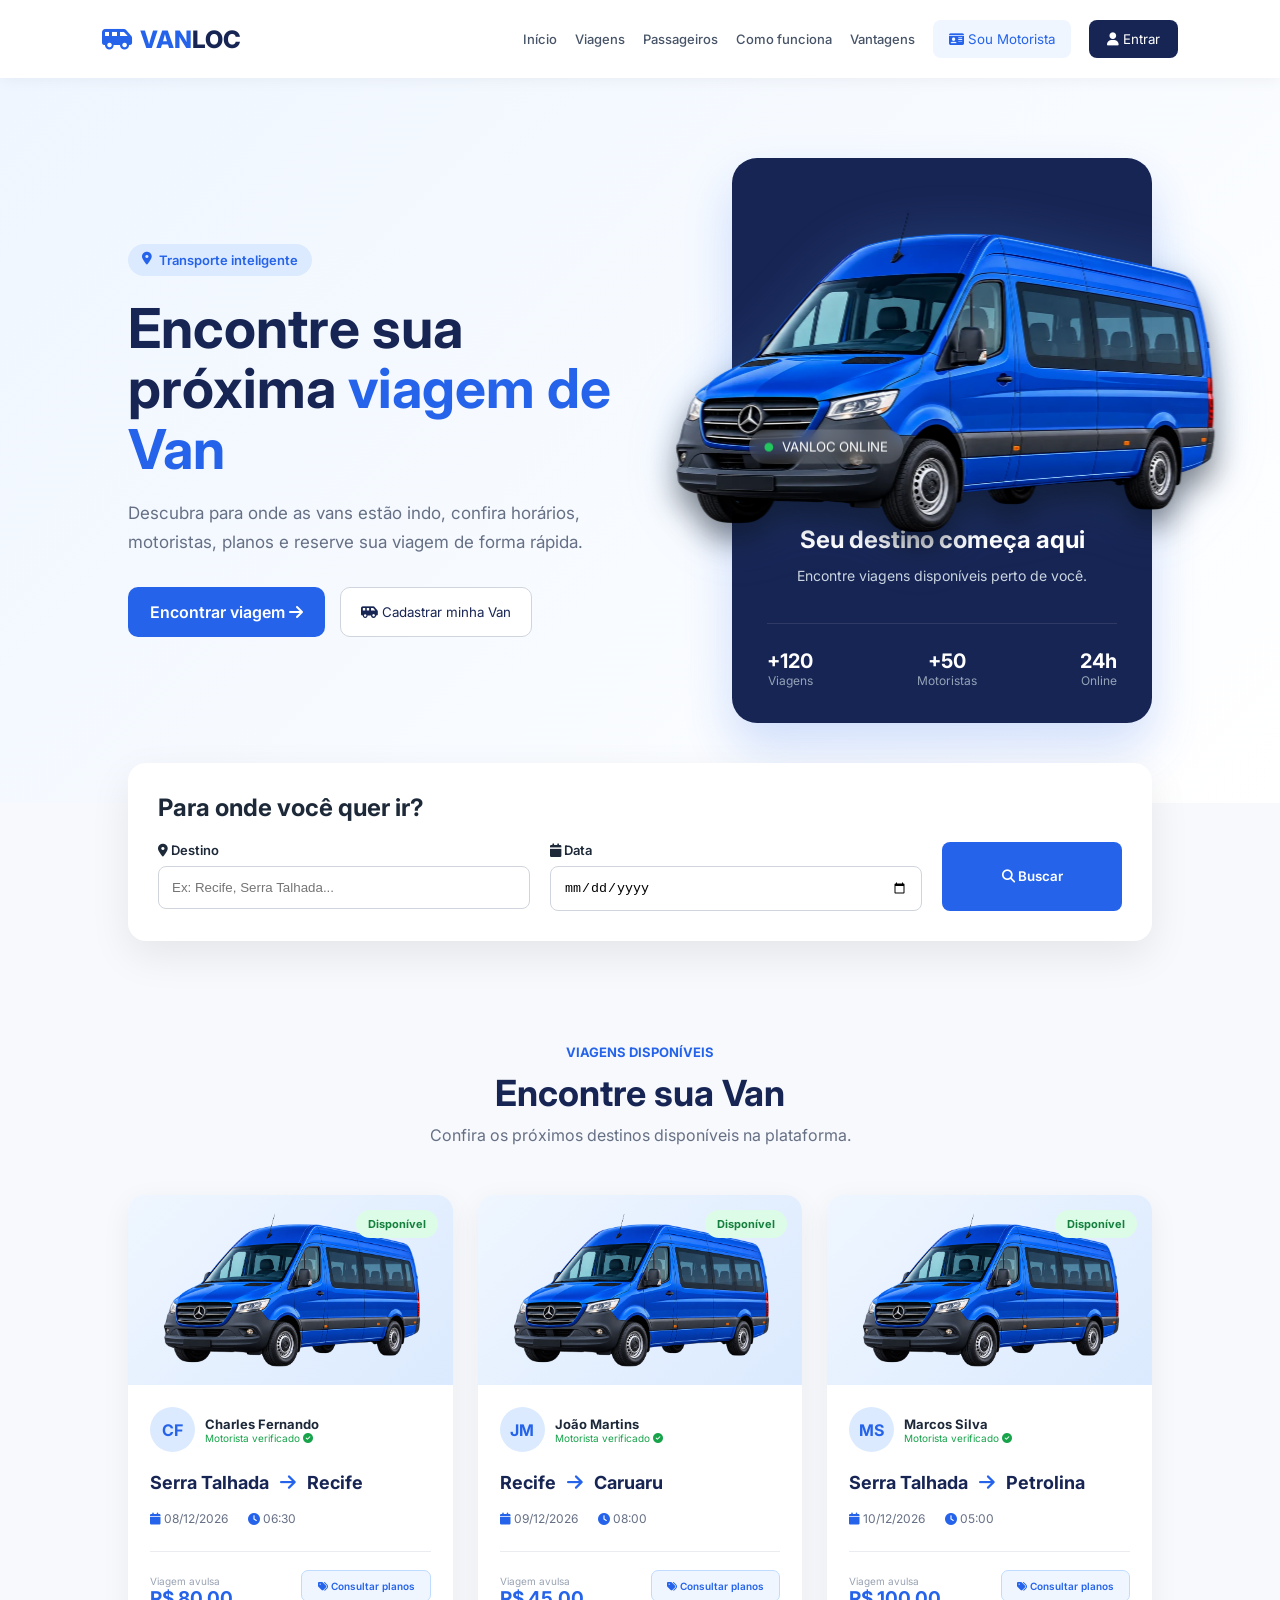
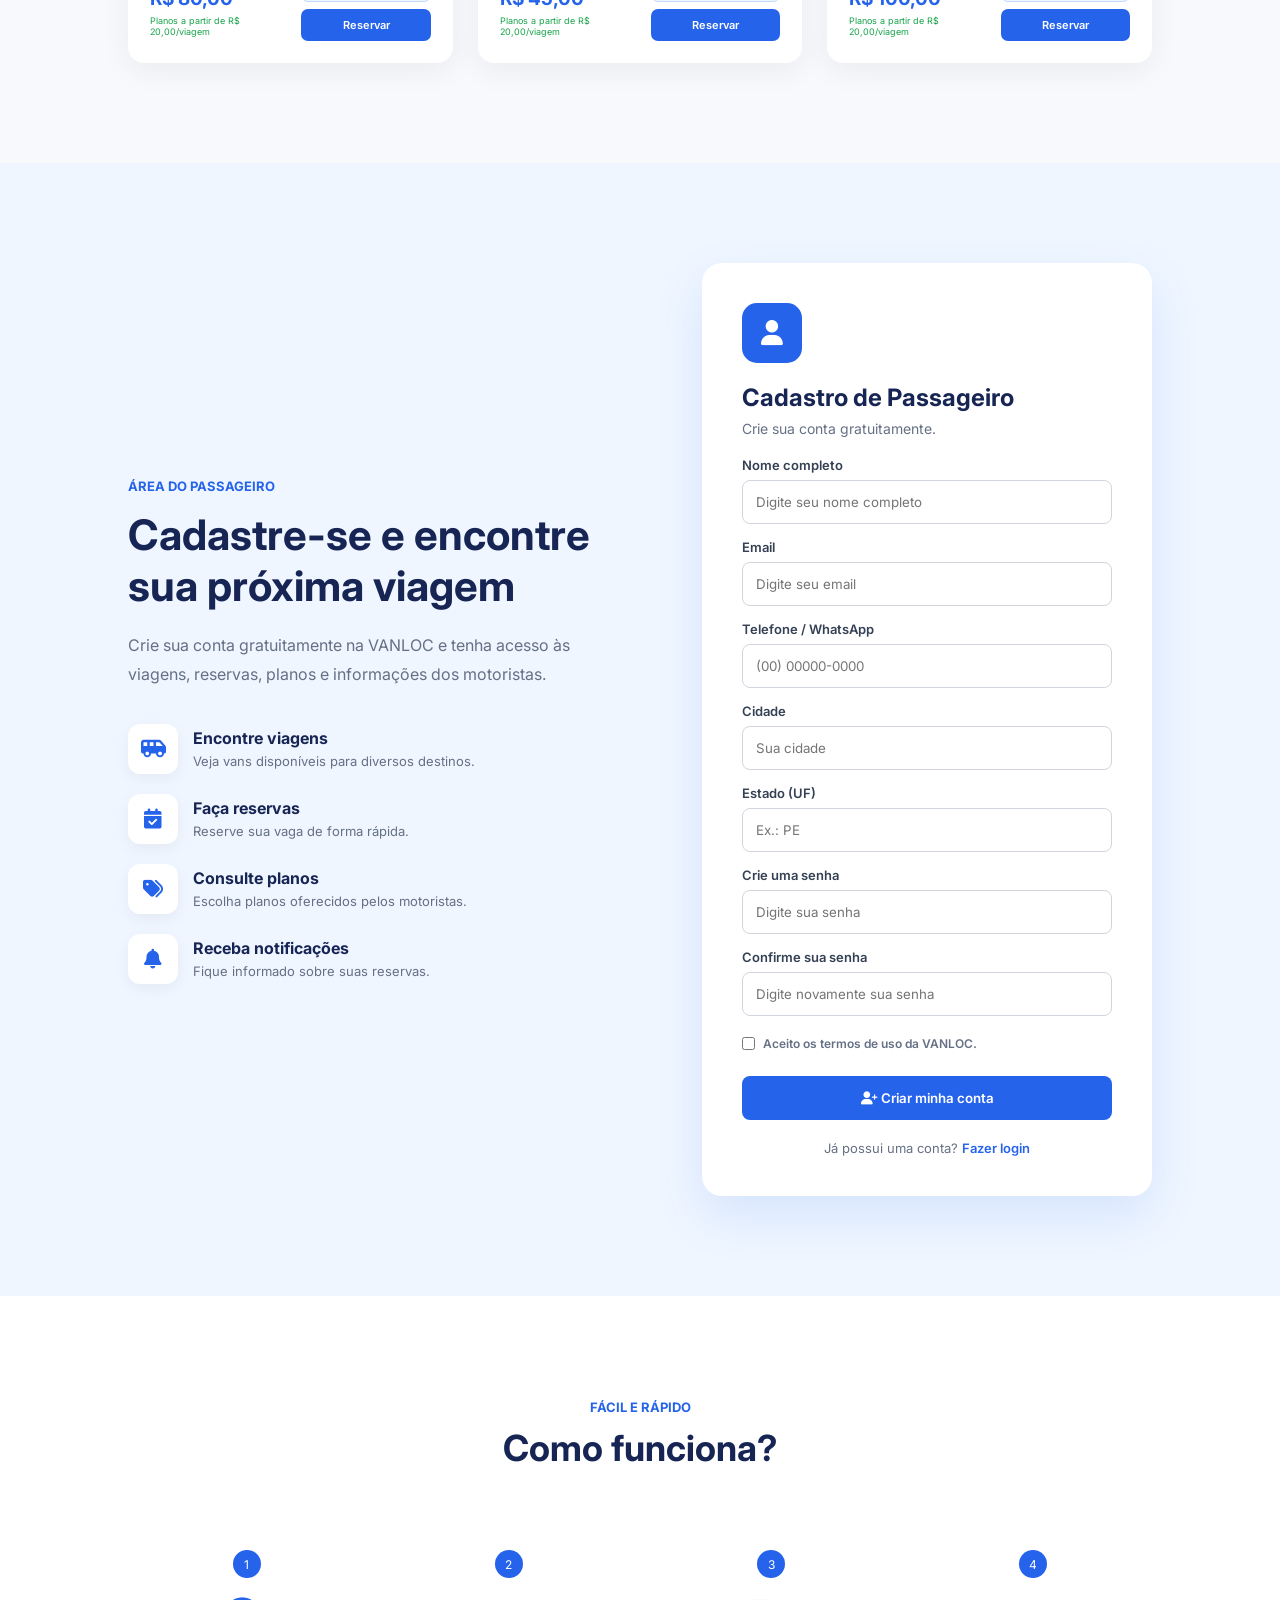
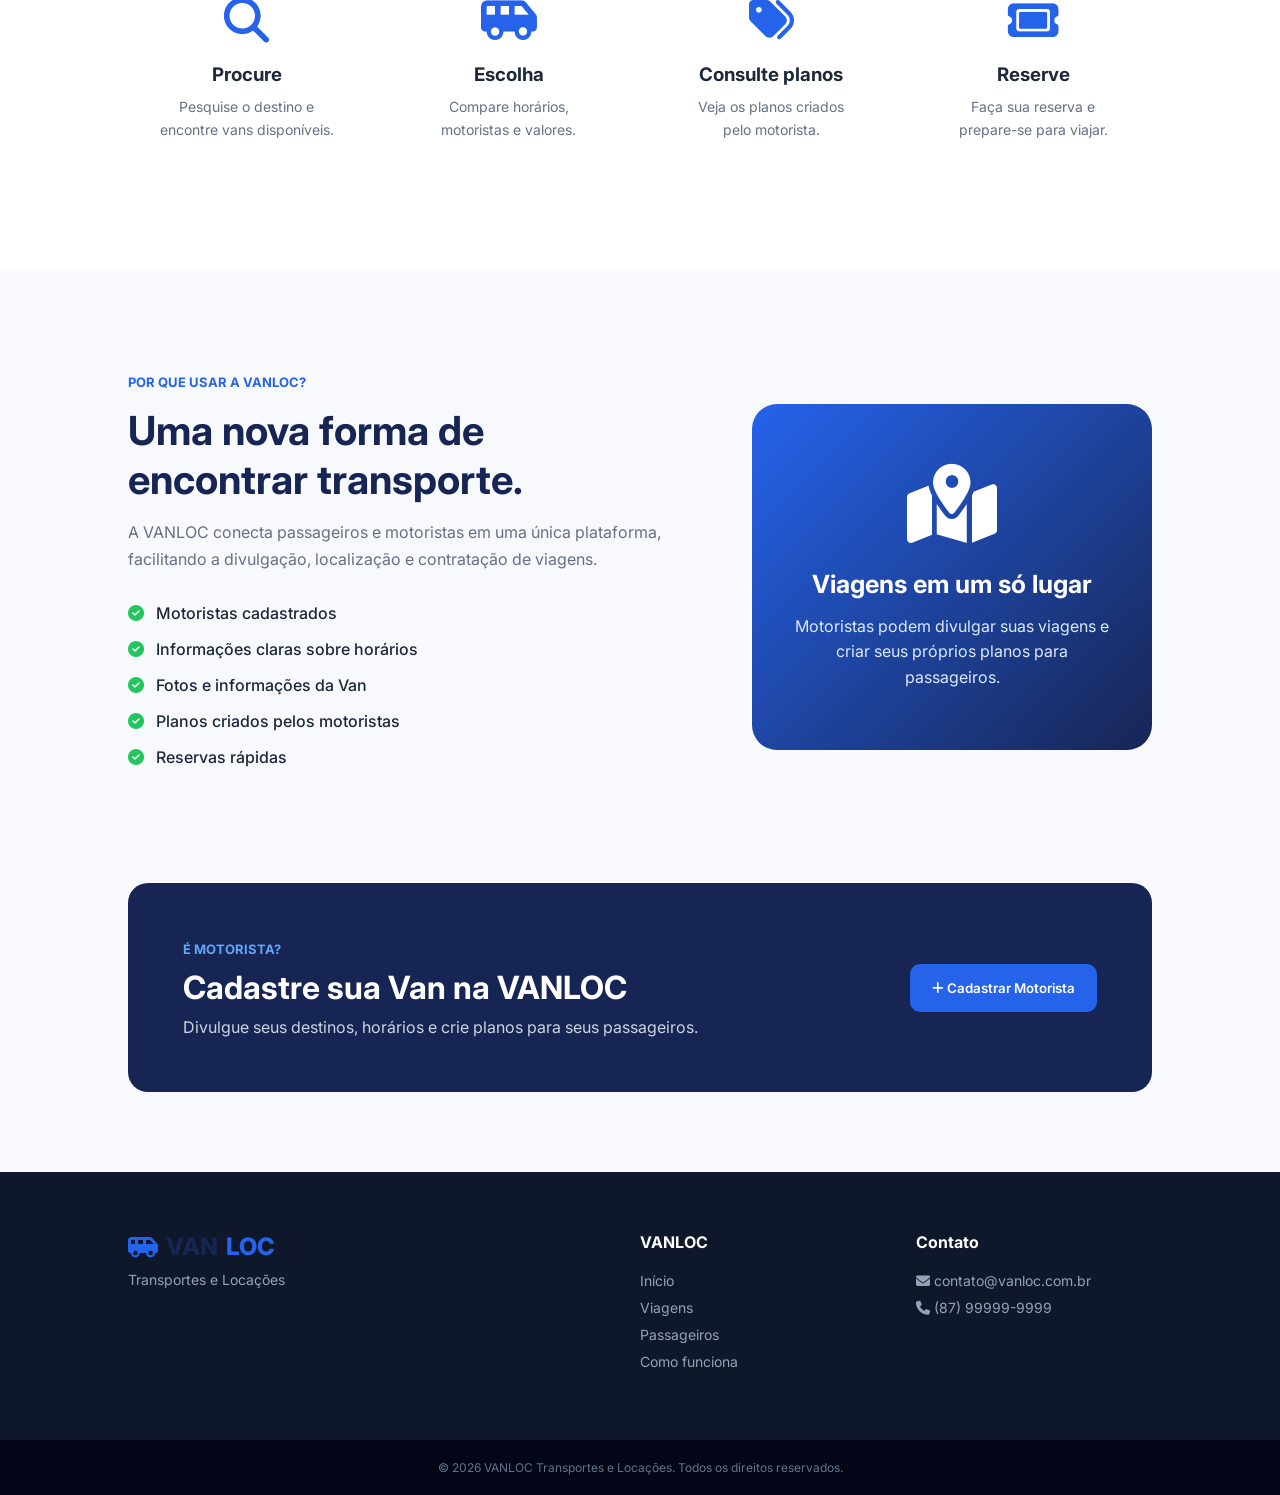
<file: dashboard.html>
<!DOCTYPE html>
<html lang="pt-BR">

<head>

    <meta charset="UTF-8">

    <meta name="viewport" content="width=device-width, initial-scale=1.0">

    <meta name="robots" content="noindex">
    <meta name="theme-color" content="#2563eb">
    <title>Painel do Motorista | VANLOC</title>

    <link rel="icon" href="favicon.ico" sizes="any">
    <link rel="icon" type="image/png" sizes="32x32" href="favicon-32.png">
    <link rel="icon" type="image/png" sizes="192x192" href="favicon-192.png">
    <link rel="apple-touch-icon" sizes="180x180" href="apple-touch-icon.png">

    <link rel="stylesheet" href="style.css">

    <link
        rel="stylesheet"
        href="https://cdnjs.cloudflare.com/ajax/libs/font-awesome/6.5.2/css/all.min.css"
    >

</head>


<body class="corpo-painel">


<div class="painel-wrapper">


    <!-- =====================================================
    MENU LATERAL
    ===================================================== -->

    <aside class="painel-sidebar">

        <div class="painel-logo">

            <i class="fa-solid fa-van-shuttle"></i>

            <span>VAN<span class="destaque">LOC</span></span>

        </div>


        <p class="painel-logo-legenda">Painel do Motorista</p>


        <nav class="painel-nav">

            <button
                class="painel-nav-item ativo"
                data-aba="visaoGeral"
                onclick="mostrarAba('visaoGeral')"
            >

                <i class="fa-solid fa-chart-line"></i>
                Visão geral

            </button>


            <button
                class="painel-nav-item"
                data-aba="planos"
                onclick="mostrarAba('planos')"
            >

                <i class="fa-solid fa-tags"></i>
                Meus Planos

            </button>

        </nav>


        <div class="painel-sidebar-rodape">

            <a href="index.html">

                <i class="fa-solid fa-arrow-left"></i>
                Voltar ao site

            </a>


            <button onclick="sairPainel()">

                <i class="fa-solid fa-right-from-bracket"></i>
                Sair

            </button>

        </div>

    </aside>



    <!-- =====================================================
    CONTEÚDO PRINCIPAL
    ===================================================== -->

    <main class="painel-conteudo">


        <header class="painel-topo">

            <div>

                <h1 id="saudacaoMotorista">Olá, motorista!</h1>

                <p>Aqui está um resumo da sua atividade na VANLOC.</p>

            </div>

        </header>



        <!-- =================================================
        ABA: VISÃO GERAL
        ================================================= -->

        <section id="abaVisaoGeral" class="painel-aba">


            <div class="stats-grid">


                <div class="stat-card">

                    <i class="fa-solid fa-route"></i>

                    <div>

                        <strong id="statViagens">0</strong>
                        <span>Viagens cadastradas</span>

                    </div>

                </div>


                <div class="stat-card">

                    <i class="fa-solid fa-sack-dollar"></i>

                    <div>

                        <strong id="statReceita">R$ 0,00</strong>
                        <span>Receita potencial</span>

                    </div>

                </div>


                <div class="stat-card">

                    <i class="fa-solid fa-tags"></i>

                    <div>

                        <strong id="statPlanos">0/3</strong>
                        <span>Planos ativos</span>

                    </div>

                </div>


                <div class="stat-card">

                    <i class="fa-solid fa-coins"></i>

                    <div>

                        <strong id="statTicketMedio">R$ 0,00</strong>
                        <span>Ticket médio dos planos</span>

                    </div>

                </div>


            </div>


            <div class="painel-card">

                <h2>Minhas viagens cadastradas</h2>

                <div id="listaViagensMotorista" class="tabela-viagens">

                    <!-- preenchido via JS -->

                </div>

                <p class="painel-obs">

                    <i class="fa-solid fa-circle-info"></i>
                    Os números acima são calculados a partir das
                    viagens que você cadastrou na plataforma.

                </p>

            </div>


        </section>



        <!-- =================================================
        ABA: PLANOS
        ================================================= -->

        <section id="abaPlanos" class="painel-aba" style="display:none">


            <div class="planos-cabecalho">

                <div>

                    <h2>Meus Planos</h2>

                    <p>

                        Crie até 3 planos mensais para seus
                        passageiros. Valor mínimo: R$ 20,00 por
                        viagem. Eles aparecem, do mais caro ao
                        mais barato, para os clientes que
                        consultarem seus planos no site.

                    </p>

                </div>


                <button
                    id="btnNovoPlano"
                    class="btn-novo-plano"
                    onclick="abrirFormPlano()"
                >

                    <i class="fa-solid fa-plus"></i>
                    Criar novo plano

                </button>

            </div>


            <div
                id="listaPlanosMotorista"
                class="planos-grid-painel"
            >

                <!-- preenchido via JS -->

            </div>



            <!-- =============================================
            FORMULÁRIO DE PLANO (criar / editar)
            ============================================= -->

            <div
                id="formPlanoContainer"
                class="form-plano-card"
                style="display:none"
            >

                <h3 id="formPlanoTitulo">Novo plano</h3>


                <label>Nome do plano</label>

                <input
                    type="text"
                    id="inputNomePlano"
                    placeholder="Ex: Plano Mensal"
                >


                <div class="form-plano-linha">

                    <div>

                        <label>Valor por viagem (mín. R$ 20,00)</label>

                        <input
                            type="number"
                            id="inputValorPlano"
                            min="20"
                            step="0.01"
                            placeholder="Ex: 25.00"
                        >

                    </div>


                    <div>

                        <label>Viagens incluídas por mês</label>

                        <input
                            type="number"
                            id="inputQuantidadePlano"
                            min="1"
                            placeholder="Ex: 10"
                        >

                    </div>

                </div>


                <label>Vantagens do plano</label>

                <div class="vantagens-input">

                    <input
                        type="text"
                        id="inputVantagem"
                        placeholder="Ex: Prioridade na reserva"
                    >

                    <button
                        type="button"
                        onclick="adicionarVantagem()"
                    >
                        Adicionar
                    </button>

                </div>

                <ul id="listaVantagens" class="lista-vantagens-form"></ul>


                <div class="form-plano-botoes">

                    <button
                        class="btn-salvar-plano"
                        onclick="salvarPlano()"
                    >
                        Salvar plano
                    </button>

                    <button
                        class="btn-cancelar-plano"
                        onclick="fecharFormPlano()"
                    >
                        Cancelar
                    </button>

                </div>

            </div>


        </section>


    </main>


</div>



<!-- =====================================================
NOTIFICAÇÃO
===================================================== -->

<div id="notificacao" class="notificacao">

    <i class="fa-solid fa-circle-check"></i>
    <span id="mensagemNotificacao"></span>

</div>


<script src="script.js"></script>


</body>

</html>
</file>
<file: style.css>
/* Fonte Inter carregada via <link> no HTML (mais rápido que @import) */


* {
    margin: 0;
    padding: 0;
    box-sizing: border-box;
}


html {
    scroll-behavior: smooth;
}


body {
    font-family: 'Inter', sans-serif;
    background: #f7f9fc;
    color: #1d2939;
}


/* =====================================================
HEADER
===================================================== */

header {

    width: 100%;

    display: flex;

    justify-content: space-between;

    align-items: center;

    padding: 20px 8%;

    background: white;

    position: sticky;

    top: 0;

    z-index: 100;

    box-shadow: 0 2px 15px rgba(0,0,0,0.05);

}


.logo {

    font-size: 24px;

    font-weight: 800;

    color: #172554;

    display: flex;

    align-items: center;

    gap: 8px;

}


.logo i {

    color: #2563eb;

}


.logo span {

    color: #2563eb;

}


.logo .destaque {

    color: #172554;

}


nav {

    display: flex;

    align-items: center;

    gap: 18px;

}


nav a {

    text-decoration: none;

    color: #475467;

    font-size: 13px;

    font-weight: 500;

}


nav a:hover {

    color: #2563eb;

}


button {

    border: none;

    cursor: pointer;

    font-family: inherit;

}


.btn-login {

    background: #172554;

    color: white;

    padding: 11px 18px;

    border-radius: 8px;

}


.btn-motorista {

    background: #eff6ff;

    color: #2563eb;

    padding: 11px 16px;

    border-radius: 8px;

}


/* =====================================================
HERO
===================================================== */

.hero {

    min-height: 580px;

    padding: 80px 10%;

    display: grid;

    grid-template-columns: 1fr 420px;

    gap: 80px;

    align-items: center;

    background: linear-gradient(
        135deg,
        #eff6ff,
        #ffffff
    );

}


.tag {

    background: #dbeafe;

    color: #2563eb;

    padding: 8px 14px;

    border-radius: 30px;

    font-size: 13px;

    font-weight: 600;

    display: inline-flex;

    gap: 7px;

    margin-bottom: 22px;

}


.hero h1 {

    font-size: 55px;

    line-height: 1.1;

    margin-bottom: 20px;

    color: #172554;

}


.hero h1 span {

    color: #2563eb;

}


.hero p {

    color: #667085;

    font-size: 17px;

    line-height: 1.7;

    max-width: 600px;

}


.hero-buttons {

    display: flex;

    gap: 15px;

    margin-top: 30px;

}


.btn-principal {

    background: #2563eb;

    color: white;

    padding: 15px 22px;

    border-radius: 10px;

    text-decoration: none;

    font-weight: 600;

}


.btn-secundario {

    background: white;

    color: #172554;

    padding: 15px 20px;

    border-radius: 10px;

    border: 1px solid #d0d5dd;

}


/* HERO CARD */

.hero-card {

    background: #172554;

    padding: 35px;

    border-radius: 25px;

    color: white;

    text-align: center;

    box-shadow: 0 25px 50px rgba(37,99,235,0.2);

}


.status-online {

    position: absolute;

    left: 0;

    bottom: 46px;

    display: inline-flex;

    gap: 8px;

    align-items: center;

    background: rgba(255,255,255,0.14);

    backdrop-filter: blur(6px);

    -webkit-backdrop-filter: blur(6px);

    padding: 8px 14px;

    border-radius: 30px;

    font-size: 12px;

    transform: translateZ(84px);

}


.status-online span {

    width: 8px;

    height: 8px;

    background: #22c55e;

    border-radius: 50%;

}


/* ---------- Van em 3D ---------- */

.van-stage {

    position: relative;

    height: 300px;

    margin: 6px 0 26px;

    perspective: 900px;

}


.van-tilt {

    position: absolute;

    inset: 0;

    transform-style: preserve-3d;

    transform: rotateX(var(--rx, 0deg)) rotateY(var(--ry, 0deg));

    transition: transform 0.18s ease-out;

    will-change: transform;

}


.van-glow {

    position: absolute;

    left: 50%;

    top: 46%;

    width: 80%;

    height: 72%;

    transform: translate(-50%, -50%) translateZ(-30px);

    background: radial-gradient(
        closest-side,
        rgba(96,165,250,0.42),
        rgba(96,165,250,0) 72%
    );

    pointer-events: none;

}


.van-floor {

    position: absolute;

    left: 50%;

    bottom: 14px;

    width: 70%;

    height: 24px;

    transform: translateX(-50%);

    background: radial-gradient(
        closest-side,
        rgba(0,0,0,0.55),
        rgba(0,0,0,0) 100%
    );

    filter: blur(4px);

    pointer-events: none;

}


.van-float {

    position: absolute;

    left: 50%;

    bottom: -25px;

    width: 185%;

    transform-style: preserve-3d;

    transform: translateX(-50%) translateZ(46px);

    animation: vanFlutuar 5s ease-in-out infinite;

}


.van-img {

    display: block;

    width: 100%;

    height: auto;

    user-select: none;

    -webkit-user-drag: none;

    filter:
        drop-shadow(0 16px 14px rgba(0,0,0,0.45))
        drop-shadow(0 0 22px rgba(96,165,250,0.22));

}


@keyframes vanFlutuar {

    0%, 100% {
        transform: translateX(-50%) translateZ(46px) translateY(0);
    }

    50% {
        transform: translateX(-50%) translateZ(46px) translateY(-7px);
    }

}


.hero-card h3 {

    font-size: 24px;

    margin-bottom: 10px;

}


.hero-card p {

    color: #cbd5e1;

    font-size: 14px;

}


.estatisticas {

    display: flex;

    justify-content: space-between;

    margin-top: 35px;

    border-top: 1px solid rgba(255,255,255,0.1);

    padding-top: 25px;

}


.estatisticas div {

    display: flex;

    flex-direction: column;

}


.estatisticas strong {

    font-size: 20px;

}


.estatisticas span {

    font-size: 12px;

    color: #94a3b8;

}


/* =====================================================
BUSCA
===================================================== */

.busca {

    padding: 0 10%;

    margin-top: -40px;

    position: relative;

}


.busca-container {

    background: white;

    padding: 30px;

    border-radius: 18px;

    box-shadow: 0 15px 40px rgba(0,0,0,0.08);

}


.busca-container h2 {

    margin-bottom: 20px;

}


.form-busca {

    display: grid;

    grid-template-columns: 1fr 1fr 180px;

    gap: 20px;

}


.campo {

    display: flex;

    flex-direction: column;

}


.campo label {

    font-size: 13px;

    font-weight: 600;

    margin-bottom: 8px;

}


input {

    padding: 13px;

    border: 1px solid #d0d5dd;

    border-radius: 8px;

    outline: none;

}


input:focus {

    border-color: #2563eb;

}


.form-busca button {

    background: #2563eb;

    color: white;

    border-radius: 8px;

    font-weight: 600;

}


/* =====================================================
SEÇÕES
===================================================== */

.viagens,
.como-funciona {

    padding: 100px 10%;

}


.titulo-secao {

    text-align: center;

    margin-bottom: 50px;

}


.titulo-secao span {

    color: #2563eb;

    font-weight: 700;

    font-size: 13px;

}


.titulo-secao h2 {

    font-size: 36px;

    color: #172554;

    margin: 10px 0;

}


.titulo-secao p {

    color: #667085;

}


/* =====================================================
VIAGENS
===================================================== */

.viagens-grid {

    display: grid;

    grid-template-columns: repeat(3, 1fr);

    gap: 25px;

}


.viagem-card {

    background: white;

    border-radius: 16px;

    overflow: hidden;

    box-shadow: 0 8px 30px rgba(0,0,0,0.06);

    transition: 0.3s;

}


.viagem-card:hover {

    transform: translateY(-7px);

}


.imagem-van {

    height: 190px;

    position: relative;

}


.imagem-van img {

    width: 100%;

    height: 100%;

    object-fit: cover;

}


.disponivel {

    position: absolute;

    top: 15px;

    right: 15px;

    background: #dcfce7;

    color: #15803d;

    padding: 7px 12px;

    border-radius: 20px;

    font-size: 11px;

    font-weight: 700;

}


.viagem-info {

    padding: 22px;

}


.motorista-info {

    display: flex;

    align-items: center;

    gap: 10px;

    margin-bottom: 20px;

}


.avatar {

    width: 45px;

    height: 45px;

    border-radius: 50%;

    background: #dbeafe;

    color: #2563eb;

    display: flex;

    justify-content: center;

    align-items: center;

    font-weight: 700;

}


.motorista-info div:last-child {

    display: flex;

    flex-direction: column;

}


.motorista-info strong {

    font-size: 13px;

}


.motorista-info span {

    font-size: 10px;

    color: #16a34a;

}


.viagem-info h3 {

    color: #172554;

    margin-bottom: 18px;

    font-size: 18px;

}


.viagem-info h3 i {

    color: #2563eb;

    margin: 0 7px;

}


.detalhes {

    display: flex;

    gap: 20px;

    margin-bottom: 25px;

    color: #667085;

    font-size: 12px;

}


.detalhes i {

    color: #2563eb;

}


.rodape-viagem {

    border-top: 1px solid #eaecf0;

    padding-top: 18px;

    display: flex;

    justify-content: space-between;

    align-items: center;

    gap: 15px;

}


.preco {

    min-width: 120px;

}


.preco small {

    display: block;

    color: #98a2b3;

    font-size: 10px;

}


.preco strong {

    color: #2563eb;

    font-size: 19px;

}


.preco .valor-minimo {

    color: #16a34a;

    font-size: 9px;

    margin-top: 5px;

}


.botoes-viagem {

    display: flex;

    flex-direction: column;

    gap: 7px;

    width: 145px;

}


.btn-planos {

    background: #eff6ff;

    color: #2563eb;

    border: 1px solid #bfdbfe;

    padding: 9px 8px;

    border-radius: 7px;

    font-size: 10px;

    font-weight: 600;

}


.btn-planos:hover {

    background: #dbeafe;

}


.btn-reservar {

    background: #2563eb;

    color: white;

    padding: 9px 8px;

    border-radius: 7px;

    font-size: 11px;

    font-weight: 600;

}


/* =====================================================
PASSAGEIRO
===================================================== */

.passageiro {

    padding: 100px 10%;

    background: #eff6ff;

    display: grid;

    grid-template-columns: 1fr 450px;

    gap: 80px;

    align-items: center;

}


.passageiro-info > span {

    color: #2563eb;

    font-size: 13px;

    font-weight: 700;

}


.passageiro-info h2 {

    font-size: 42px;

    color: #172554;

    margin: 15px 0 20px;

    line-height: 1.2;

}


.passageiro-info > p {

    color: #667085;

    line-height: 1.8;

    font-size: 16px;

    margin-bottom: 35px;

}


.beneficios-passageiro {

    display: flex;

    flex-direction: column;

    gap: 20px;

}


.beneficios-passageiro > div {

    display: flex;

    align-items: center;

    gap: 15px;

}


.beneficios-passageiro i {

    width: 50px;

    height: 50px;

    background: white;

    color: #2563eb;

    border-radius: 12px;

    display: flex;

    align-items: center;

    justify-content: center;

    font-size: 20px;

    box-shadow: 0 5px 15px rgba(0,0,0,0.05);

}


.beneficios-passageiro strong {

    color: #172554;

    display: block;

    margin-bottom: 5px;

}


.beneficios-passageiro p {

    color: #667085;

    font-size: 13px;

}


.card-cadastro-passageiro {

    background: white;

    padding: 40px;

    border-radius: 20px;

    box-shadow: 0 20px 50px rgba(37,99,235,0.12);

}


.icone-passageiro {

    width: 60px;

    height: 60px;

    background: #2563eb;

    color: white;

    border-radius: 15px;

    display: flex;

    justify-content: center;

    align-items: center;

    font-size: 25px;

    margin-bottom: 20px;

}


.card-cadastro-passageiro h2 {

    color: #172554;

    margin-bottom: 8px;

}


.card-cadastro-passageiro > p {

    color: #667085;

    font-size: 14px;

    margin-bottom: 20px;

}


#formCadastroPassageiro label {

    display: block;

    margin-top: 15px;

    margin-bottom: 7px;

    font-size: 13px;

    font-weight: 600;

    color: #344054;

}


#formCadastroPassageiro input {

    width: 100%;

    padding: 13px;

    border: 1px solid #d0d5dd;

    border-radius: 8px;

    font-family: inherit;

}


.termos {

    display: flex;

    align-items: center;

    gap: 8px;

    margin-top: 20px;

}


.termos input {

    width: auto !important;

}


.termos label {

    margin: 0 !important;

    font-size: 12px !important;

    color: #667085 !important;

}


.btn-passageiro {

    width: 100%;

    margin-top: 25px;

    padding: 15px;

    background: #2563eb;

    color: white;

    border-radius: 8px;

    font-weight: 600;

}


.login-passageiro {

    text-align: center;

    margin-top: 20px;

    font-size: 13px;

    color: #667085;

}


.login-passageiro a {

    color: #2563eb;

    font-weight: 600;

    text-decoration: none;

}


/* =====================================================
COMO FUNCIONA
===================================================== */

.como-funciona {

    background: white;

}


.passos {

    display: grid;

    grid-template-columns: repeat(4, 1fr);

    gap: 25px;

}


.passo {

    text-align: center;

    padding: 30px;

}


.numero {

    width: 28px;

    height: 28px;

    background: #2563eb;

    color: white;

    border-radius: 50%;

    display: flex;

    justify-content: center;

    align-items: center;

    margin: auto;

    font-size: 12px;

}


.passo > i {

    font-size: 45px;

    color: #2563eb;

    margin: 20px 0;

}


.passo h3 {

    margin-bottom: 10px;

}


.passo p {

    color: #667085;

    font-size: 14px;

    line-height: 1.6;

}


/* =====================================================
VANTAGENS
===================================================== */

.vantagens {

    padding: 100px 10%;

    display: grid;

    grid-template-columns: 1fr 400px;

    gap: 80px;

    align-items: center;

}


.vantagens-texto span {

    color: #2563eb;

    font-size: 13px;

    font-weight: 700;

}


.vantagens-texto h2 {

    font-size: 40px;

    margin: 15px 0;

    color: #172554;

}


.vantagens-texto p {

    color: #667085;

    line-height: 1.7;

}


.vantagens-texto ul {

    list-style: none;

    margin-top: 30px;

}


.vantagens-texto li {

    margin: 16px 0;

    font-weight: 500;

}


.vantagens-texto li i {

    color: #22c55e;

    margin-right: 8px;

}


.vantagens-card {

    background: linear-gradient(
        135deg,
        #2563eb,
        #172554
    );

    color: white;

    padding: 60px 40px;

    border-radius: 25px;

    text-align: center;

}


.vantagens-card i {

    font-size: 80px;

    margin-bottom: 25px;

}


.vantagens-card h3 {

    font-size: 25px;

    margin-bottom: 15px;

}


.vantagens-card p {

    color: #dbeafe;

    line-height: 1.6;

}


/* =====================================================
MOTORISTA
===================================================== */

.motorista-banner {

    margin: 0 10% 80px;

    padding: 55px;

    border-radius: 20px;

    background: #172554;

    color: white;

    display: flex;

    justify-content: space-between;

    align-items: center;

}


.motorista-banner span {

    color: #60a5fa;

    font-weight: 700;

    font-size: 13px;

}


.motorista-banner h2 {

    font-size: 32px;

    margin: 10px 0;

}


.motorista-banner p {

    color: #cbd5e1;

}


.motorista-banner button {

    background: #2563eb;

    color: white;

    padding: 16px 22px;

    border-radius: 10px;

    font-weight: 600;

}


/* =====================================================
FOOTER
===================================================== */

footer {

    background: #0f172a;

    color: white;

    padding: 60px 10%;

    display: grid;

    grid-template-columns: 2fr 1fr 1fr;

    gap: 40px;

}


footer h4 {

    margin-bottom: 20px;

}


footer a {

    display: block;

    color: #94a3b8;

    text-decoration: none;

    margin-bottom: 10px;

    font-size: 14px;

}


footer p {

    color: #94a3b8;

    margin: 10px 0;

    font-size: 14px;

}


.copyright {

    background: #020617;

    color: #64748b;

    text-align: center;

    padding: 20px;

    font-size: 12px;

}


.aviso-painel-motorista {

    display: flex;

    gap: 12px;

    align-items: flex-start;

    background: #eff6ff;

    border: 1px solid #bfdbfe;

    border-radius: 10px;

    padding: 16px;

    margin-top: 25px;

}


.aviso-painel-motorista i {

    color: #2563eb;

    font-size: 18px;

    margin-top: 2px;

}


.aviso-painel-motorista p {

    font-size: 13px;

    color: #1d3a66;

    line-height: 1.5;

}


/* =====================================================
MODAIS
===================================================== */

.modal {

    display: none;

    position: fixed;

    z-index: 1000;

    inset: 0;

    background: rgba(15,23,42,0.75);

    padding: 30px;

    overflow-y: auto;

}


.modal-content {

    background: white;

    width: 100%;

    max-width: 450px;

    margin: 40px auto;

    padding: 35px;

    border-radius: 18px;

    position: relative;

}


.modal-grande {

    max-width: 850px;

}


.fechar {

    position: absolute;

    right: 20px;

    top: 15px;

    background: transparent;

    font-size: 30px;

    color: #667085;

}


.modal-logo {

    text-align: center;

    margin-bottom: 25px;

}


.modal-logo i {

    font-size: 40px;

    color: #2563eb;

}


.modal h2 {

    color: #172554;

    margin-bottom: 8px;

}


.subtitulo {

    color: #667085;

    margin-bottom: 25px;

}


form label {

    display: block;

    margin: 15px 0 7px;

    font-size: 13px;

    font-weight: 600;

}


form input {

    width: 100%;

}


form button[type="submit"] {

    width: 100%;

    margin-top: 25px;

    padding: 14px;

    background: #2563eb;

    color: white;

    border-radius: 8px;

    font-weight: 600;

}


.criar-conta {

    text-align: center;

    margin-top: 20px;

    font-size: 13px;

    color: #667085;

}


.criar-conta a {

    color: #2563eb;

    font-weight: 600;

}


.form-grid {

    display: grid;

    grid-template-columns: 1fr 1fr;

    gap: 20px;

}


#formMotorista h3 {

    margin-top: 30px;

    margin-bottom: 5px;

    color: #172554;

}


#formMotorista h3 i {

    color: #2563eb;

    margin-right: 5px;

}


.descricao-cadastro-plano {

    font-size: 13px;

    color: #667085;

    margin: 10px 0 15px;

}


.btn-cadastro {

    background: #16a34a !important;

}


/* =====================================================
PLANOS
===================================================== */

.modal-planos {

    max-width: 1100px;

}


.cabecalho-planos {

    text-align: center;

    margin-bottom: 40px;

}


.cabecalho-planos span {

    color: #2563eb;

    font-size: 12px;

    font-weight: 700;

}


.cabecalho-planos h2 {

    font-size: 32px;

    margin: 12px 0;

    color: #172554;

}


.cabecalho-planos p {

    color: #667085;

}


.planos-grid {

    display: grid;

    grid-template-columns: repeat(3, 1fr);

    gap: 20px;

}


.plano-card {

    border: 1px solid #e2e8f0;

    border-radius: 16px;

    padding: 30px;

    position: relative;

    background: white;

    transition: 0.3s;

}


.plano-card:hover {

    transform: translateY(-5px);

    box-shadow: 0 15px 35px rgba(0,0,0,0.08);

}


.plano-destaque {

    border: 2px solid #2563eb;

}


.mais-escolhido {

    position: absolute;

    top: -12px;

    left: 50%;

    transform: translateX(-50%);

    background: #2563eb;

    color: white;

    padding: 6px 15px;

    border-radius: 20px;

    font-size: 9px;

    font-weight: 700;

}


.plano-titulo {

    display: flex;

    align-items: center;

    gap: 10px;

}


.plano-titulo i {

    width: 42px;

    height: 42px;

    display: flex;

    justify-content: center;

    align-items: center;

    background: #eff6ff;

    color: #2563eb;

    border-radius: 10px;

}


.plano-titulo h3 {

    color: #172554;

}


.descricao-plano {

    color: #667085;

    font-size: 13px;

    margin: 20px 0;

    line-height: 1.6;

}


.preco-plano {

    margin-bottom: 25px;

}


.preco-plano small {

    display: block;

    color: #98a2b3;

}


.preco-plano strong {

    font-size: 32px;

    color: #2563eb;

}


.preco-plano span {

    color: #667085;

    font-size: 12px;

}


.plano-card ul {

    list-style: none;

    margin-bottom: 25px;

}


.plano-card li {

    font-size: 13px;

    margin: 13px 0;

    color: #475467;

}


.plano-card li i {

    color: #22c55e;

    margin-right: 7px;

}


.plano-card button {

    width: 100%;

    padding: 13px;

    background: #2563eb;

    color: white;

    border-radius: 8px;

    font-weight: 600;

}


.info-planos {

    margin-top: 30px;

    padding: 18px;

    background: #eff6ff;

    color: #475467;

    border-radius: 10px;

    font-size: 12px;

    line-height: 1.7;

}


.info-planos i {

    color: #2563eb;

    margin-right: 6px;

}


.info-planos strong {

    color: #172554;

}


.plano-vazio {

    grid-column: 1 / -1;

    display: flex;

    flex-direction: column;

    align-items: center;

    text-align: center;

    gap: 12px;

    padding: 40px 20px;

    color: #667085;

}


.plano-vazio i {

    font-size: 28px;

    color: #2563eb;

}


/* =====================================================
NOTIFICAÇÃO
===================================================== */

.notificacao {

    position: fixed;

    right: 25px;

    bottom: 25px;

    background: #172554;

    color: white;

    padding: 16px 20px;

    border-radius: 10px;

    display: none;

    align-items: center;

    gap: 10px;

    box-shadow: 0 15px 40px rgba(0,0,0,0.2);

    z-index: 2000;

}


.notificacao i {

    color: #22c55e;

}


/* =====================================================
RESPONSIVO
===================================================== */

@media (max-width: 1100px) {


    nav a {

        display: none;

    }


    .hero {

        grid-template-columns: 1fr;

    }


    .hero-card {

        max-width: 500px;

    }


    .viagens-grid {

        grid-template-columns: repeat(2, 1fr);

    }


    .passageiro {

        grid-template-columns: 1fr;

    }


    .vantagens {

        grid-template-columns: 1fr;

    }


}


@media (max-width: 700px) {


    header {

        padding: 15px 5%;

    }


    .btn-motorista {

        display: none;

    }


    .hero {

        padding: 60px 7%;

    }


    .hero h1 {

        font-size: 38px;

    }


    .hero-buttons {

        flex-direction: column;

    }


    .form-busca {

        grid-template-columns: 1fr;

    }


    .viagens-grid {

        grid-template-columns: 1fr;

    }


    .rodape-viagem {

        flex-direction: column;

        align-items: stretch;

    }


    .botoes-viagem {

        width: 100%;

    }


    .botoes-viagem button {

        width: 100%;

    }


    .passos {

        grid-template-columns: 1fr;

    }


    .passageiro {

        padding: 70px 7%;

        gap: 50px;

    }


    .passageiro-info h2 {

        font-size: 32px;

    }


    .card-cadastro-passageiro {

        padding: 25px;

    }


    .vantagens {

        padding: 70px 7%;

    }


    .vantagens-texto h2 {

        font-size: 30px;

    }


    .motorista-banner {

        margin: 0 5% 50px;

        padding: 35px;

        flex-direction: column;

        align-items: flex-start;

        gap: 25px;

    }


    footer {

        grid-template-columns: 1fr;

    }


    .form-grid {

        grid-template-columns: 1fr;

    }


    .planos-grid {

        grid-template-columns: 1fr;

    }


}


/* =====================================================
PAINEL DO MOTORISTA
===================================================== */


.corpo-painel {

    background: #f7f9fc;

}


.painel-wrapper {

    display: flex;

    min-height: 100vh;

}



/* =====================================================
SIDEBAR
===================================================== */

.painel-sidebar {

    width: 240px;

    flex-shrink: 0;

    background: #172554;

    color: white;

    display: flex;

    flex-direction: column;

    padding: 30px 20px;

    position: sticky;

    top: 0;

    height: 100vh;

}


.painel-logo {

    font-size: 20px;

    font-weight: 800;

    display: flex;

    align-items: center;

    gap: 8px;

    color: #60a5fa;

}


.painel-logo .destaque {

    color: white;

}


.painel-logo-legenda {

    font-size: 12px;

    color: #93c5fd;

    margin: 6px 0 35px;

}


.painel-nav {

    display: flex;

    flex-direction: column;

    gap: 6px;

    flex: 1;

}


.painel-nav-item {

    display: flex;

    align-items: center;

    gap: 12px;

    padding: 12px 14px;

    border-radius: 10px;

    background: transparent;

    color: #cbd5e1;

    font-weight: 600;

    font-size: 14px;

    text-align: left;

    width: 100%;

}


.painel-nav-item i {

    width: 18px;

}


.painel-nav-item:hover {

    background: rgba(255,255,255,0.06);

    color: white;

}


.painel-nav-item.ativo {

    background: #2563eb;

    color: white;

}


.painel-sidebar-rodape {

    display: flex;

    flex-direction: column;

    gap: 8px;

    padding-top: 20px;

    border-top: 1px solid rgba(255,255,255,0.1);

}


.painel-sidebar-rodape a,
.painel-sidebar-rodape button {

    display: flex;

    align-items: center;

    gap: 10px;

    color: #cbd5e1;

    background: transparent;

    text-decoration: none;

    font-size: 13px;

    font-weight: 500;

    padding: 8px 6px;

    text-align: left;

}


.painel-sidebar-rodape a:hover,
.painel-sidebar-rodape button:hover {

    color: white;

}



/* =====================================================
CONTEÚDO
===================================================== */

.painel-conteudo {

    flex: 1;

    padding: 40px 5%;

    max-width: 1100px;

}


.painel-topo {

    margin-bottom: 30px;

}


.painel-topo h1 {

    color: #172554;

    font-size: 26px;

    margin-bottom: 6px;

}


.painel-topo p {

    color: #667085;

    font-size: 14px;

}



/* =====================================================
CARTÕES DE ESTATÍSTICA
===================================================== */

.stats-grid {

    display: grid;

    grid-template-columns: repeat(4, 1fr);

    gap: 20px;

    margin-bottom: 30px;

}


.stat-card {

    background: white;

    border-radius: 14px;

    padding: 22px;

    display: flex;

    align-items: center;

    gap: 16px;

    box-shadow: 0 2px 15px rgba(0,0,0,0.05);

}


.stat-card i {

    width: 46px;

    height: 46px;

    border-radius: 12px;

    background: #eff6ff;

    color: #2563eb;

    display: flex;

    align-items: center;

    justify-content: center;

    font-size: 18px;

    flex-shrink: 0;

}


.stat-card strong {

    display: block;

    font-size: 20px;

    color: #172554;

}


.stat-card span {

    font-size: 12px;

    color: #667085;

}



/* =====================================================
CARTÃO GENÉRICO DO PAINEL
===================================================== */

.painel-card {

    background: white;

    border-radius: 14px;

    padding: 26px;

    box-shadow: 0 2px 15px rgba(0,0,0,0.05);

}


.painel-card h2 {

    font-size: 17px;

    color: #172554;

    margin-bottom: 16px;

}


.painel-obs {

    margin-top: 16px;

    font-size: 12px;

    color: #667085;

}


.painel-obs i {

    color: #2563eb;

    margin-right: 6px;

}



/* =====================================================
TABELA DE VIAGENS
===================================================== */

.tabela-viagens {

    display: flex;

    flex-direction: column;

    gap: 10px;

}


.linha-viagem {

    display: flex;

    justify-content: space-between;

    align-items: center;

    padding: 14px 16px;

    background: #f7f9fc;

    border-radius: 10px;

    font-size: 13px;

}


.linha-viagem strong {

    color: #172554;

}


.linha-viagem span {

    color: #667085;

}


.viagens-vazio {

    text-align: center;

    padding: 30px 10px;

    color: #667085;

    font-size: 13px;

}



/* =====================================================
ABA DE PLANOS
===================================================== */

.planos-cabecalho {

    display: flex;

    justify-content: space-between;

    align-items: flex-start;

    gap: 20px;

    margin-bottom: 24px;

}


.planos-cabecalho h2 {

    color: #172554;

    margin-bottom: 6px;

}


.planos-cabecalho p {

    color: #667085;

    font-size: 13px;

    max-width: 520px;

    line-height: 1.6;

}


.btn-novo-plano {

    background: #2563eb;

    color: white;

    padding: 12px 18px;

    border-radius: 10px;

    font-weight: 600;

    font-size: 13px;

    white-space: nowrap;

    display: flex;

    align-items: center;

    gap: 8px;

}


.btn-novo-plano:disabled {

    background: #cbd5e1;

    cursor: not-allowed;

}


.planos-grid-painel {

    display: grid;

    grid-template-columns: repeat(3, 1fr);

    gap: 20px;

    margin-bottom: 30px;

}


.plano-card-painel {

    background: white;

    border-radius: 14px;

    padding: 22px;

    box-shadow: 0 2px 15px rgba(0,0,0,0.05);

    display: flex;

    flex-direction: column;

    gap: 10px;

    position: relative;

}


.plano-card-painel .badge-ordem {

    align-self: flex-start;

    font-size: 11px;

    font-weight: 700;

    color: #2563eb;

    background: #eff6ff;

    padding: 4px 10px;

    border-radius: 999px;

}


.plano-card-painel h3 {

    color: #172554;

    font-size: 16px;

}


.plano-card-painel .valor {

    font-size: 22px;

    font-weight: 800;

    color: #172554;

}


.plano-card-painel .valor span {

    font-size: 12px;

    font-weight: 500;

    color: #667085;

}


.plano-card-painel ul {

    list-style: none;

    font-size: 12px;

    color: #475467;

    display: flex;

    flex-direction: column;

    gap: 6px;

}


.plano-card-painel ul li i {

    color: #2563eb;

    margin-right: 6px;

}


.plano-card-painel .plano-acoes {

    display: flex;

    gap: 10px;

    margin-top: auto;

    padding-top: 10px;

}


.plano-card-painel .plano-acoes button {

    flex: 1;

    padding: 9px;

    border-radius: 8px;

    font-size: 12px;

    font-weight: 600;

}


.plano-card-painel .btn-editar-plano {

    background: #eff6ff;

    color: #2563eb;

}


.plano-card-painel .btn-remover-plano {

    background: #fef2f2;

    color: #dc2626;

}


.planos-vazio-painel {

    grid-column: 1 / -1;

    text-align: center;

    padding: 40px 20px;

    color: #667085;

    font-size: 13px;

}



/* =====================================================
FORMULÁRIO DE PLANO
===================================================== */

.form-plano-card {

    background: white;

    border-radius: 14px;

    padding: 26px;

    box-shadow: 0 2px 15px rgba(0,0,0,0.05);

    max-width: 520px;

}


.form-plano-card h3 {

    color: #172554;

    margin-bottom: 8px;

}


.form-plano-card label {

    display: block;

    font-size: 13px;

    font-weight: 600;

    margin: 15px 0 7px;

}


.form-plano-card input {

    width: 100%;

}


.form-plano-linha {

    display: grid;

    grid-template-columns: 1fr 1fr;

    gap: 16px;

}


.vantagens-input {

    display: flex;

    gap: 10px;

}


.vantagens-input input {

    flex: 1;

}


.vantagens-input button {

    background: #172554;

    color: white;

    padding: 0 16px;

    border-radius: 8px;

    font-weight: 600;

    font-size: 13px;

    white-space: nowrap;

}


.lista-vantagens-form {

    list-style: none;

    margin-top: 12px;

    display: flex;

    flex-direction: column;

    gap: 8px;

}


.lista-vantagens-form li {

    display: flex;

    justify-content: space-between;

    align-items: center;

    background: #f7f9fc;

    padding: 8px 12px;

    border-radius: 8px;

    font-size: 13px;

    color: #1d2939;

}


.lista-vantagens-form li button {

    background: transparent;

    color: #dc2626;

    font-size: 14px;

}


.form-plano-botoes {

    display: flex;

    gap: 10px;

    margin-top: 22px;

}


.btn-salvar-plano {

    flex: 1;

    background: #2563eb;

    color: white;

    padding: 13px;

    border-radius: 8px;

    font-weight: 600;

}


.btn-cancelar-plano {

    background: #f2f4f7;

    color: #475467;

    padding: 13px 18px;

    border-radius: 8px;

    font-weight: 600;

}



/* =====================================================
RESPONSIVO
===================================================== */

@media (max-width: 900px) {

    .painel-wrapper {

        flex-direction: column;

    }


    .painel-sidebar {

        width: 100%;

        height: auto;

        position: relative;

        flex-direction: row;

        align-items: center;

        flex-wrap: wrap;

        gap: 16px;

    }


    .painel-nav {

        flex-direction: row;

        flex: unset;

    }


    .painel-sidebar-rodape {

        flex-direction: row;

        border-top: none;

        padding-top: 0;

        margin-left: auto;

    }


    .painel-logo-legenda {

        display: none;

    }


    .stats-grid,
    .planos-grid-painel {

        grid-template-columns: 1fr 1fr;

    }


    .form-plano-linha {

        grid-template-columns: 1fr;

    }

}


@media (max-width: 560px) {

    .stats-grid,
    .planos-grid-painel {

        grid-template-columns: 1fr;

    }

}


/* =====================================================
MELHORIAS V2
===================================================== */

:focus-visible {
    outline: 3px solid #93c5fd;
    outline-offset: 2px;
    border-radius: 6px;
}

input:focus,
select:focus,
textarea:focus {
    border-color: #2563eb;
    box-shadow: 0 0 0 3px rgba(37, 99, 235, 0.18);
    outline: none;
}

header {
    background: rgba(255, 255, 255, 0.92);
    backdrop-filter: blur(10px);
}

section[id] {
    scroll-margin-top: 84px;
}

.viagem-card img {
    background: #e2e8f0;
}

body.modal-aberto {
    overflow: hidden;
}

.modal {
    overflow-y: auto;
    overscroll-behavior: contain;
}

.modal-content {
    animation: modalEntrada 0.22s ease-out;
}

@keyframes modalEntrada {
    from { opacity: 0; transform: translateY(12px); }
    to   { opacity: 1; transform: none; }
}

.menu-toggle {
    display: none;
    width: 42px;
    height: 42px;
    border: 1px solid #dbe3ef;
    border-radius: 10px;
    background: white;
    color: #172554;
    font-size: 18px;
    cursor: pointer;
    align-items: center;
    justify-content: center;
}

@media (max-width: 1100px) {

    header {
        flex-wrap: wrap;
        gap: 10px;
    }

    nav {
        margin-left: auto;
    }

    .menu-toggle {
        display: inline-flex;
    }

    header.menu-aberto nav {
        order: 3;
        flex-basis: 100%;
        flex-direction: column;
        align-items: stretch;
        padding-top: 8px;
    }

    header.menu-aberto nav a {
        display: block;
        padding: 13px 0;
        border-top: 1px solid #eef2f7;
    }

    header.menu-aberto nav .btn-motorista {
        display: inline-flex;
        justify-content: center;
    }
}

/* Van em 3D no celular */

@media (max-width: 480px) {

    .van-stage {
        height: 190px;
    }

    .status-online {
        font-size: 11px;
        padding: 6px 11px;
        bottom: 34px;
    }
}


/* Sem inclinação para quem prefere menos movimento */

@media (prefers-reduced-motion: reduce) {

    .van-float {
        animation: none;
    }

    .van-tilt {
        transform: none !important;
    }
}


@media (prefers-reduced-motion: reduce) {

    html {
        scroll-behavior: auto;
    }

    *,
    *::before,
    *::after {
        animation-duration: 0.01ms !important;
        transition-duration: 0.01ms !important;
    }
}


/* =====================================================
CONTA DO PASSAGEIRO NO HEADER
===================================================== */

.btn-login.logado-passageiro {
    display: inline-flex;
    align-items: center;
    gap: 8px;
    min-height: 42px;
    cursor: pointer;
}

.avatar-header {
    width: 30px;
    height: 30px;
    border-radius: 50%;
    object-fit: cover;
    display: inline-flex;
    align-items: center;
    justify-content: center;
    background: #dbeafe;
    color: #1d4ed8;
    font-weight: 800;
    font-size: 13px;
}

.avatar-inicial {
    border: 2px solid rgba(255,255,255,.65);
}

/* =====================================================
DASHBOARD DO PASSAGEIRO
===================================================== */

.dashboard-passageiro {
    background: #f5f8fc;
    color: #172554;
}

.dp-shell {
    min-height: 100vh;
    display: flex;
}

.dp-sidebar {
    width: 250px;
    background: #172554;
    color: white;
    padding: 28px 18px;
    display: flex;
    flex-direction: column;
    position: sticky;
    top: 0;
    height: 100vh;
    box-sizing: border-box;
}

.dp-logo {
    font-size: 21px;
    font-weight: 800;
    display: flex;
    align-items: center;
    gap: 9px;
    color: #60a5fa;
}

.dp-logo span { color: white; }
.dp-caption { color: #93c5fd; font-size: 12px; margin: 6px 0 28px; }
.dp-nav { display: flex; flex-direction: column; gap: 6px; flex: 1; }
.dp-nav button, .dp-side-link {
    border: 0;
    text-decoration: none;
    width: 100%;
    padding: 12px 13px;
    border-radius: 10px;
    background: transparent;
    color: #cbd5e1;
    display: flex;
    align-items: center;
    gap: 12px;
    font-weight: 600;
    cursor: pointer;
    text-align: left;
    font-size: 14px;
}
.dp-nav button:hover, .dp-nav button.ativo { background: #2563eb; color: white; }
.dp-side-footer { display: grid; gap: 7px; }
.dp-side-footer button, .dp-side-footer a { color: #cbd5e1; background: transparent; border: 0; padding: 10px 13px; text-align: left; text-decoration: none; cursor: pointer; border-radius: 10px; }
.dp-side-footer button:hover, .dp-side-footer a:hover { background: rgba(255,255,255,.06); color: white; }

.dp-main { flex: 1; min-width: 0; }
.dp-topbar {
    background: white;
    border-bottom: 1px solid #e5e7eb;
    padding: 20px 34px;
    display: flex;
    justify-content: space-between;
    align-items: center;
    gap: 20px;
}
.dp-user-mini { display: flex; align-items: center; gap: 12px; }
.dp-user-mini img, .dp-user-mini .dp-avatar { width: 42px; height: 42px; border-radius: 50%; object-fit: cover; }
.dp-avatar { display: flex; align-items: center; justify-content: center; background: #dbeafe; color: #2563eb; font-weight: 800; }
.dp-content { padding: 34px; max-width: 1250px; margin: 0 auto; }
.dp-content h1 { margin: 0 0 7px; font-size: 30px; color: #172554; }
.dp-subtitle { color: #667085; margin: 0 0 26px; }
.dp-aba { display: none; }
.dp-aba.ativa { display: block; }
.dp-stats { display: grid; grid-template-columns: repeat(3, 1fr); gap: 16px; margin-bottom: 25px; }
.dp-stat, .dp-card { background: white; border: 1px solid #e5e7eb; border-radius: 16px; box-shadow: 0 8px 24px rgba(15,23,42,.05); }
.dp-stat { padding: 20px; display: flex; align-items: center; gap: 15px; }
.dp-stat i { width: 46px; height: 46px; border-radius: 12px; background: #eff6ff; color: #2563eb; display: flex; align-items: center; justify-content: center; font-size: 20px; }
.dp-stat strong { display: block; font-size: 22px; color: #172554; }
.dp-stat span { display: block; color: #667085; font-size: 13px; margin-top: 3px; }
.dp-card { padding: 24px; margin-bottom: 18px; }
.dp-card h2 { margin: 0 0 18px; font-size: 19px; }
.dp-profile-grid { display: grid; grid-template-columns: 180px 1fr; gap: 28px; align-items: start; }
.dp-photo-box { text-align: center; }
.dp-photo-preview { width: 140px; height: 140px; border-radius: 50%; object-fit: cover; background: #eff6ff; border: 4px solid #dbeafe; display: flex; align-items: center; justify-content: center; margin: 0 auto 13px; color: #2563eb; font-size: 45px; font-weight: 800; overflow: hidden; }
.dp-photo-preview img { width: 100%; height: 100%; object-fit: cover; }
.dp-photo-label { display: inline-flex; gap: 7px; align-items: center; cursor: pointer; padding: 9px 13px; border-radius: 9px; background: #eff6ff; color: #2563eb; font-weight: 700; font-size: 13px; }
.dp-photo-label input { display: none; }
.dp-form-grid { display: grid; grid-template-columns: 1fr 1fr; gap: 15px; }
.dp-field.full { grid-column: 1 / -1; }
.dp-field label { display: block; font-size: 13px; font-weight: 700; margin-bottom: 7px; color: #344054; }
.dp-field input, .dp-field textarea { width: 100%; box-sizing: border-box; border: 1px solid #d0d5dd; border-radius: 10px; padding: 11px 12px; font: inherit; outline: none; background: white; }
.dp-field textarea { min-height: 95px; resize: vertical; }
.dp-field input:focus, .dp-field textarea:focus { border-color: #2563eb; box-shadow: 0 0 0 3px rgba(37,99,235,.10); }
.dp-btn { border: 0; border-radius: 10px; padding: 12px 17px; background: #2563eb; color: white; font-weight: 700; cursor: pointer; }
.dp-btn.secondary { background: #eef2f7; color: #344054; }
.dp-actions { display: flex; justify-content: flex-end; gap: 10px; margin-top: 18px; }
.dp-empty { padding: 35px; text-align: center; color: #667085; border: 1px dashed #cbd5e1; border-radius: 14px; background: #f8fafc; }
.dp-trip { display: block; border: 1px solid #e5e7eb; padding: 20px; border-radius: 13px; margin-bottom: 14px; background: #fff; }
.dp-trip h3 { margin: 0 0 7px; font-size: 17px; }
.dp-trip p { margin: 4px 0; color: #667085; font-size: 14px; }
.dp-chip { display: inline-block; padding: 5px 9px; border-radius: 999px; background: #dcfce7; color: #15803d; font-size: 12px; font-weight: 800; }
.dp-trip-topline { display: flex; align-items: center; justify-content: space-between; gap: 12px; margin-bottom: 13px; }
.dp-trip-code { color: #667085; font-size: 12px; font-weight: 700; }
.dp-chip--pendente { background: #fff7db; color: #9a6700; }
.dp-chip--confirmada { background: #dcfce7; color: #15803d; }
.dp-chip--cancelada { background: #fee2e2; color: #b42318; }
.dp-trip-details { display: grid; grid-template-columns: repeat(3, minmax(0, 1fr)); gap: 12px; margin-top: 16px; }
.dp-trip-details > div { min-width: 0; padding: 12px; border-radius: 10px; background: #f8fafc; }
.dp-trip-details span, .dp-trip-details strong { display: block; }
.dp-trip-details span { color: #667085; font-size: 12px; margin-bottom: 5px; }
.dp-trip-details strong { color: #172554; font-size: 14px; overflow-wrap: anywhere; }
.dp-trip .dp-trip-created { margin: 15px 0 0; padding-top: 12px; border-top: 1px solid #eef2f6; font-size: 12px; }
.dp-mobile-menu { display: none; }

@media (max-width: 900px) {
    .dp-sidebar { width: 215px; }
    .dp-stats { grid-template-columns: 1fr; }
    .dp-content { padding: 24px; }
}

@media (max-width: 700px) {
    .dp-shell { display: block; }
    .dp-sidebar { position: static; width: 100%; height: auto; padding: 18px; }
    .dp-nav { display: grid; grid-template-columns: 1fr 1fr; }
    .dp-side-footer { grid-template-columns: 1fr 1fr; margin-top: 10px; }
    .dp-topbar { padding: 16px 20px; }
    .dp-content { padding: 20px 15px; }
    .dp-profile-grid, .dp-form-grid { grid-template-columns: 1fr; }
    .dp-field.full { grid-column: auto; }
    .dp-trip-details { grid-template-columns: repeat(2, minmax(0, 1fr)); }
}

@media (max-width: 420px) {
    .dp-trip-topline { align-items: flex-start; flex-direction: column; }
    .dp-trip-details { grid-template-columns: 1fr; }
}


/* =====================================================
MELHORIAS: HERO RESPONSIVO E IMAGENS
===================================================== */

/* A van pode "sair" do card, mas nunca gera rolagem lateral */
.hero {
    overflow-x: clip;
}

.van-img {
    aspect-ratio: 1100 / 644;
}

/* Foto externa indisponível: mostra a van local */
.imagem-van img.img-fallback {
    object-fit: contain;
    padding: 18px;
    background: linear-gradient(135deg, #eff6ff, #dbeafe);
}

@media (max-width: 700px) {

    .van-float {
        width: 122%;
    }

    .van-stage {
        height: 250px;
    }
}

@media (max-width: 400px) {

    .van-float {
        width: 118%;
    }

    .van-stage {
        height: 220px;
    }
}


/* Van proporcional em telas médias: não encosta no título nem sai da tela */
@media (min-width: 1101px) and (max-width: 1300px) {

    .van-float {
        width: 150%;
    }
}

@media (min-width: 1301px) and (max-width: 1500px) {

    .van-float {
        width: 170%;
    }
}


/* Dashboard do passageiro: tamanho padrão do avatar (foto ou inicial) */
.dp-avatar {
    width: 56px;
    height: 56px;
    border-radius: 50%;
    object-fit: cover;
    flex-shrink: 0;
}
</file>
<file: dashboard-passageiro.css>
/* Estilos da dashboard do passageiro estão no style.css principal.
   Este arquivo existe para manter a página separada e facilitar futuras customizações. */
</file>
